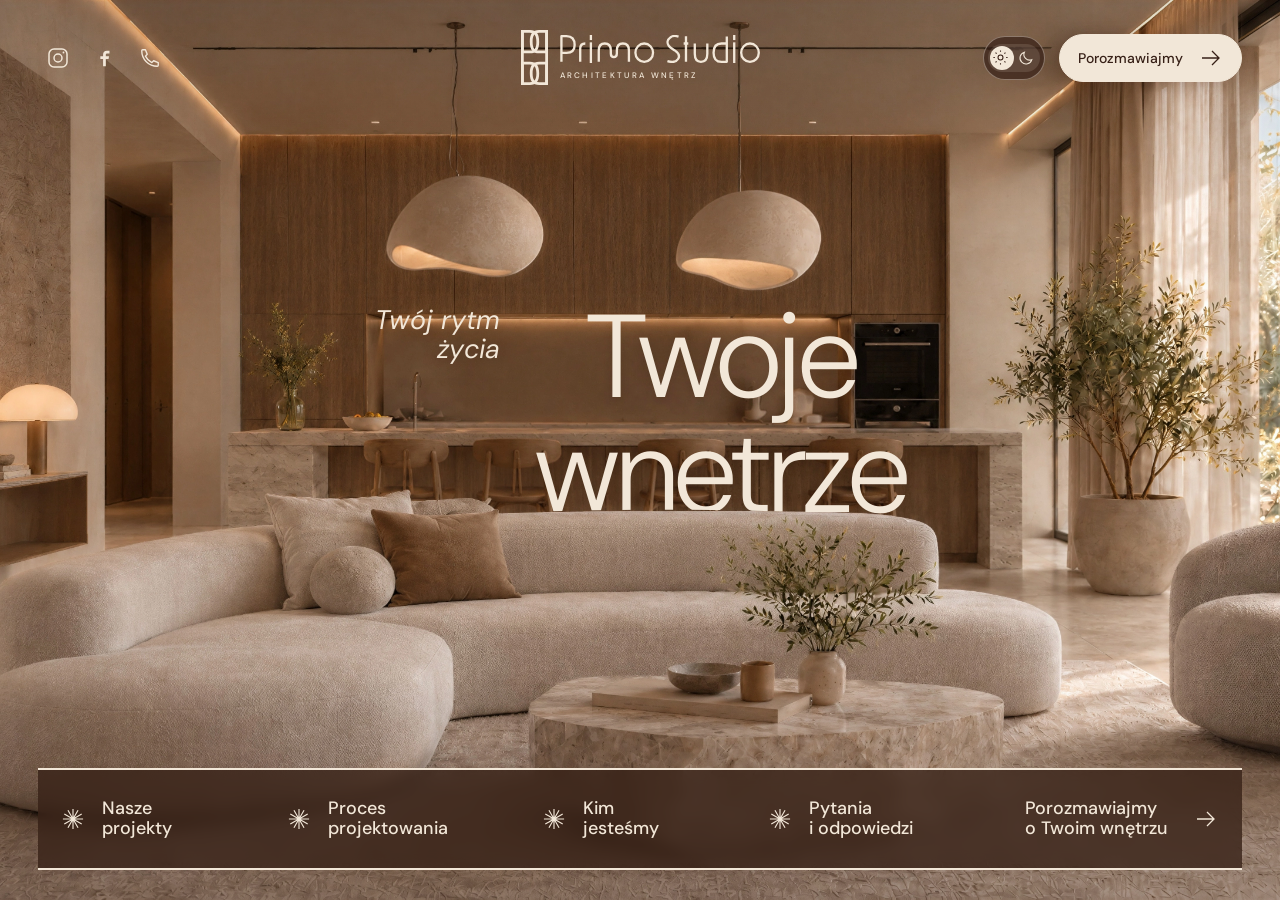
<file: docs/index.html>
<!doctype html>
<html lang="pl">
<head>
  <meta charset="utf-8">
  <meta name="viewport" content="width=device-width, initial-scale=1">
  <meta name="robots" content="noindex, nofollow">
  <title>Primo Studio — Twój rytm życia | Twoje wnętrze</title>
  <meta name="description" content="Primo Studio. Architektura wnętrz dopasowana do Twojego stylu życia.">
  <meta name="theme-color" content="#372017">
  <link rel="icon" href="assets/monogram.svg" type="image/svg+xml">
  <link rel="preload" as="image" href="assets/hero-day-v2.webp" fetchpriority="high">
  <link rel="preload" as="font" href="assets/dm-sans-light.ttf" type="font/ttf" crossorigin>
  <script src="theme.js?v=cover-5"></script>
  <link rel="stylesheet" href="styles.css?v=cover-8">
  <script>
    document.documentElement.classList.add("motion-pending");
    // Keep all content available if the enhancement script cannot load.
    setTimeout(() => document.documentElement.classList.remove("motion-pending"), 6000);
  </script>
  <script src="contact.js?v=cover-7" defer></script>
</head>
<body>
  <a class="skip-link" href="#main">Przejdź do treści</a>
  <main class="cover" id="main">
    <img class="hero-photo hero-day" src="assets/hero-day-v2.webp" alt="" fetchpriority="high" width="4901" height="3065">
    <img class="hero-photo hero-night" src="assets/hero-night-v2.webp" alt="" width="5049" height="3167">
    <header class="cover-header">
      <div class="social-links" aria-label="Kontakt i media społecznościowe">
      <a class="social-link" href="https://www.instagram.com/primo.studiodesign/" target="_blank" rel="noopener noreferrer" aria-label="Primo Studio na Instagramie (nowa karta)" title="Instagram">
        <svg width="24" height="24" viewBox="0 0 24 24" fill="none" stroke="currentColor" stroke-width="1.5" aria-hidden="true"><rect x="3" y="3" width="18" height="18" rx="5"/><circle cx="12" cy="12" r="4"/><circle cx="17.5" cy="6.5" r=".9" fill="currentColor" stroke="none"/></svg>
      </a>
      <a class="social-link" data-facebook aria-disabled="true" aria-label="Facebook — profil w przygotowaniu" title="Facebook — profil w przygotowaniu"><svg width="22" height="22" viewBox="0 0 24 24" fill="currentColor" aria-hidden="true"><path d="M14 21v-8h3l.5-3H14V8.5c0-.9.3-1.5 1.5-1.5H18V4.2c-.5-.1-1.6-.2-2.8-.2C12.5 4 11 5.6 11 8.3V10H8v3h3v8z"/></svg></a>
      <a class="social-link" href="tel:+48884021024" aria-label="Zadzwoń do Primo Studio: +48 884 021 024" title="+48 884 021 024"><svg width="22" height="22" viewBox="0 0 24 24" fill="none" stroke="currentColor" stroke-width="1.5" stroke-linecap="round" stroke-linejoin="round" aria-hidden="true"><path d="M7 3H4a1 1 0 0 0-1 1c0 9.4 7.6 17 17 17a1 1 0 0 0 1-1v-3l-5-2-2 2a15 15 0 0 1-7-7l2-2z"/></svg></a>
      </div>
      <a class="brand" href="./" aria-label="Primo Studio — strona główna">
        <img class="brand-symbol" src="assets/monogram.svg" alt="" width="27" height="55">
        <span class="brand-name"><img src="assets/wordmark.svg" alt="Primo Studio" width="200" height="29"><span class="brand-descriptor">Architektura wnętrz</span></span>
      </a>
      <div class="header-actions">
      <div class="theme-control" aria-label="Wygląd strony" hidden>
      <button class="theme-toggle" type="button" role="switch" aria-label="Widok nocny" aria-checked="false" data-theme-toggle>
        <span class="theme-track" aria-hidden="true"><svg class="theme-sun" viewBox="0 0 24 24" fill="none" stroke="currentColor" stroke-width="1.5"><circle cx="12" cy="12" r="3.5"/><path d="M12 2v2m0 16v2M2 12h2m16 0h2M5 5l1.5 1.5m11 11L19 19M5 19l1.5-1.5m11-11L19 5"/></svg><svg class="theme-moon" viewBox="0 0 24 24" fill="none" stroke="currentColor" stroke-width="1.5"><path d="M19.5 15A8 8 0 0 1 9 4.5 8.5 8.5 0 1 0 19.5 15Z"/></svg></span>
      </button>
    </div>
      <a class="consultation header-cta" href="kontakt.html" data-open-contact aria-haspopup="dialog" aria-controls="contact-dialog"><span>Porozmawiajmy</span><svg class="arrow" viewBox="0 0 24 24" fill="none" stroke="currentColor" stroke-width="1.3" aria-hidden="true"><path d="M3 12h17M13 5l7 7-7 7"/></svg></a>
      </div>
    </header>
    <h1 class="cover-headline" aria-label="Twój rytm życia, Twoje wnętrze"><span class="headline-intro">Twój rytm<br> życia</span> <span class="headline-main">Twoje<br>wnętrze</span></h1>

    <div class="hero-foreground hero-day" aria-hidden="true"></div>
    <div class="hero-foreground hero-night" aria-hidden="true"></div>
    <nav class="cover-nav" aria-label="Poznaj Primo Studio">
      <a href="projekty.html"><svg class="nav-star" viewBox="0 0 24 24" fill="none" stroke="currentColor" stroke-width="1.25" aria-hidden="true"><path d="M12 1v22M1 12h22M6.5 2.5l11 19M2.5 6.5l19 11M2.5 17.5l19-11M6.5 21.5l11-19"/></svg><span>Nasze<br>projekty</span></a>
      <a href="proces.html"><svg class="nav-star" viewBox="0 0 24 24" fill="none" stroke="currentColor" stroke-width="1.25" aria-hidden="true"><path d="M12 1v22M1 12h22M6.5 2.5l11 19M2.5 6.5l19 11M2.5 17.5l19-11M6.5 21.5l11-19"/></svg><span>Proces<br>projektowania</span></a>
      <a href="studio.html"><svg class="nav-star" viewBox="0 0 24 24" fill="none" stroke="currentColor" stroke-width="1.25" aria-hidden="true"><path d="M12 1v22M1 12h22M6.5 2.5l11 19M2.5 6.5l19 11M2.5 17.5l19-11M6.5 21.5l11-19"/></svg><span>Kim<br>jesteśmy</span></a>
      <a href="faq.html"><svg class="nav-star" viewBox="0 0 24 24" fill="none" stroke="currentColor" stroke-width="1.25" aria-hidden="true"><path d="M12 1v22M1 12h22M6.5 2.5l11 19M2.5 6.5l19 11M2.5 17.5l19-11M6.5 21.5l11-19"/></svg><span>Pytania<br>i odpowiedzi</span></a>
      <a class="nav-contact" href="kontakt.html" data-open-contact aria-haspopup="dialog" aria-controls="contact-dialog"><span>Porozmawiajmy<br>o Twoim wnętrzu</span><svg class="arrow" viewBox="0 0 24 24" fill="none" stroke="currentColor" stroke-width="1.3" aria-hidden="true"><path d="M3 12h17M13 5l7 7-7 7"/></svg></a>
    </nav>
  </main>
  <dialog class="contact-dialog" id="contact-dialog" aria-labelledby="contact-title" aria-describedby="contact-description">
    <button class="dialog-close" type="button" aria-label="Zamknij panel kontaktu" autofocus><svg width="22" height="22" viewBox="0 0 24 24" fill="none" stroke="currentColor" stroke-width="1.4" aria-hidden="true"><path d="m5 5 14 14M19 5 5 19"/></svg></button>
    <p class="eyebrow">Zacznijmy od rozmowy</p>
    <h2 id="contact-title">Skontaktuj się z nami.</h2>
    <p class="contact-description" id="contact-description">Opowiedz nam o swoim wnętrzu. Wybierz wygodny sposób kontaktu.</p>
    <div class="contact-options">
      <a href="https://www.instagram.com/primo.studiodesign/" target="_blank" rel="noopener noreferrer"><span>Instagram<small>@primo.studiodesign</small></span><span aria-hidden="true">↗</span></a>
      <a href="tel:+48884021024"><span>Zadzwoń<small>+48 884 021 024</small></span><span aria-hidden="true">↗</span></a>
      <a data-email aria-disabled="true" hidden><span>E-mail<small data-email-label>W przygotowaniu</small></span><span aria-hidden="true">↗</span></a>
    </div>
    <form class="contact-form" id="contact-form" hidden>
      <h3>Albo zostaw wiadomość</h3>
      <div class="form-row">
        <label>Twoje imię<input name="name" autocomplete="given-name" required maxlength="100" placeholder="Jak się do Ciebie zwracać?"></label>
        <label>Twój e-mail<input name="email" type="email" autocomplete="email" required maxlength="254" placeholder="Adres do odpowiedzi"></label>
      </div>
      <label>Wiadomość<textarea name="message" rows="3" required maxlength="4000" placeholder="Jakie wnętrze chcesz zaprojektować?"></textarea></label>
      <button class="form-submit" type="submit" disabled>Przygotuj wiadomość <span aria-hidden="true">→</span></button>
      <p class="form-note" id="form-note" role="status">Kontakt e-mail w przygotowaniu. Zadzwoń lub napisz na Instagramie.</p>
    </form>
  </dialog>
</body>
</html>
</file>
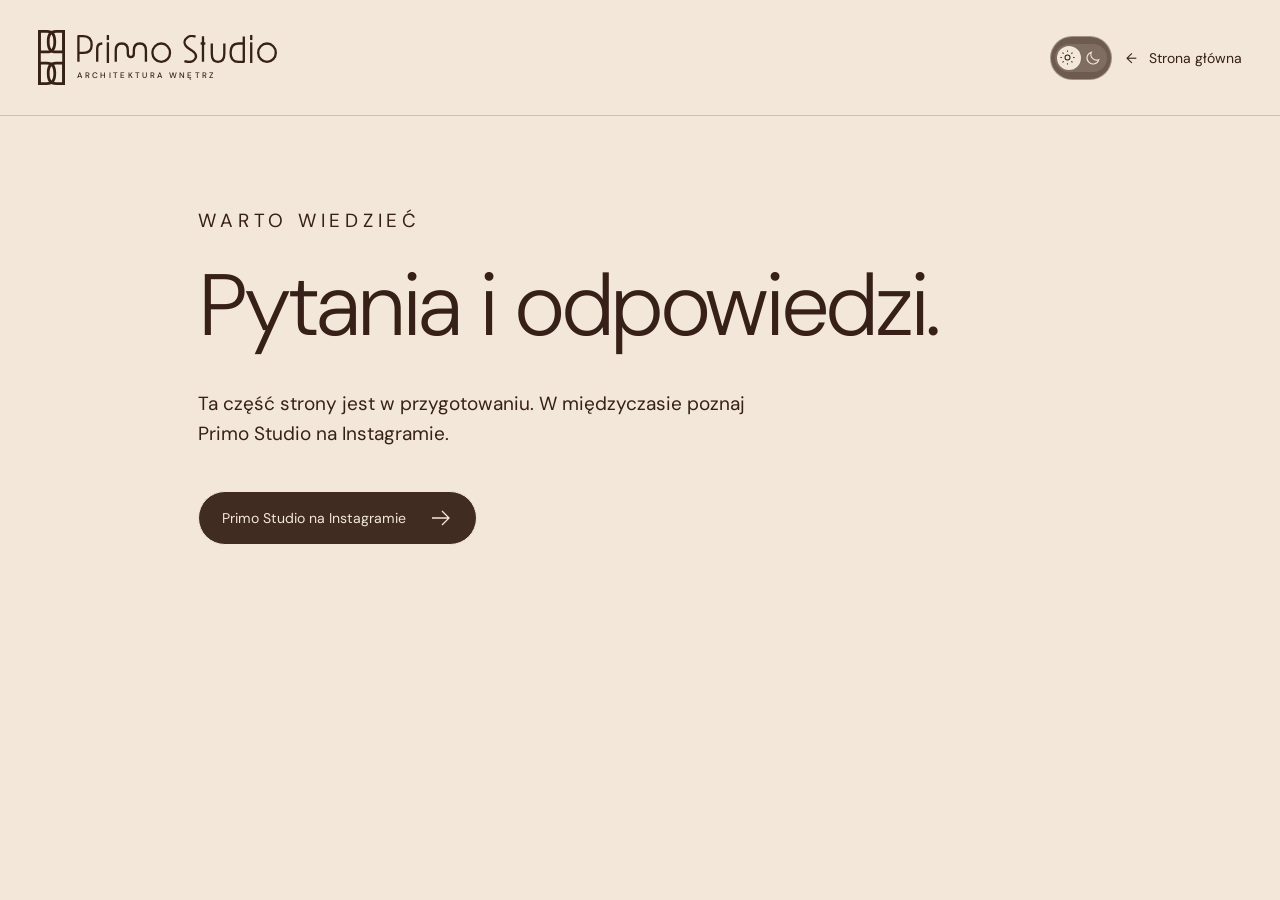
<file: docs/faq.html>
<!doctype html>
<html lang="pl">
<head>
  <meta charset="utf-8">
  <meta name="viewport" content="width=device-width, initial-scale=1">
  <meta name="robots" content="noindex, nofollow">
  <title>Pytania i odpowiedzi — Primo Studio</title>
  <meta name="theme-color" content="#f2e7d8">
  <link rel="icon" href="assets/monogram-cocoa.svg" type="image/svg+xml">
  <script src="theme.js?v=cover-5"></script>
  <link rel="stylesheet" href="styles.css?v=cover-8">
</head>
<body class="interior-page">
  <a class="skip-link" href="#main">Przejdź do treści</a>
  <header class="interior-header"><a class="brand" href="./" aria-label="Primo Studio — strona główna"><img class="brand-symbol" src="assets/monogram-cocoa.svg" data-day-src="assets/monogram-cocoa.svg" data-night-src="assets/monogram.svg" alt="" width="27" height="55"><span class="brand-name"><img src="assets/wordmark-cocoa.svg" data-day-src="assets/wordmark-cocoa.svg" data-night-src="assets/wordmark.svg" alt="Primo Studio" width="200" height="29"><span class="brand-descriptor">Architektura wnętrz</span></span></a><div class="interior-actions"><div class="theme-control" aria-label="Wygląd strony" hidden>
      <button class="theme-toggle" type="button" role="switch" aria-label="Widok nocny" aria-checked="false" data-theme-toggle>
        <span class="theme-track" aria-hidden="true"><svg class="theme-sun" viewBox="0 0 24 24" fill="none" stroke="currentColor" stroke-width="1.5"><circle cx="12" cy="12" r="3.5"/><path d="M12 2v2m0 16v2M2 12h2m16 0h2M5 5l1.5 1.5m11 11L19 19M5 19l1.5-1.5m11-11L19 5"/></svg><svg class="theme-moon" viewBox="0 0 24 24" fill="none" stroke="currentColor" stroke-width="1.5"><path d="M19.5 15A8 8 0 0 1 9 4.5 8.5 8.5 0 1 0 19.5 15Z"/></svg></span>
      </button>
    </div><a class="back-link" href="./"><span aria-hidden="true">←</span> Strona główna</a></div></header>

  <main class="page-content" id="main">
    <p class="eyebrow">Warto wiedzieć</p>
    <h1>Pytania i odpowiedzi.</h1>
    <p>Ta część strony jest w przygotowaniu. W międzyczasie poznaj Primo Studio na Instagramie.</p>
    <a class="consultation" href="https://www.instagram.com/primo.studiodesign/" target="_blank" rel="noopener noreferrer"><span>Primo Studio na Instagramie</span><svg class="arrow" viewBox="0 0 24 24" fill="none" stroke="currentColor" stroke-width="1.3" aria-hidden="true"><path d="M3 12h17M13 5l7 7-7 7"/></svg></a>
  </main>
</body>
</html>
</file>
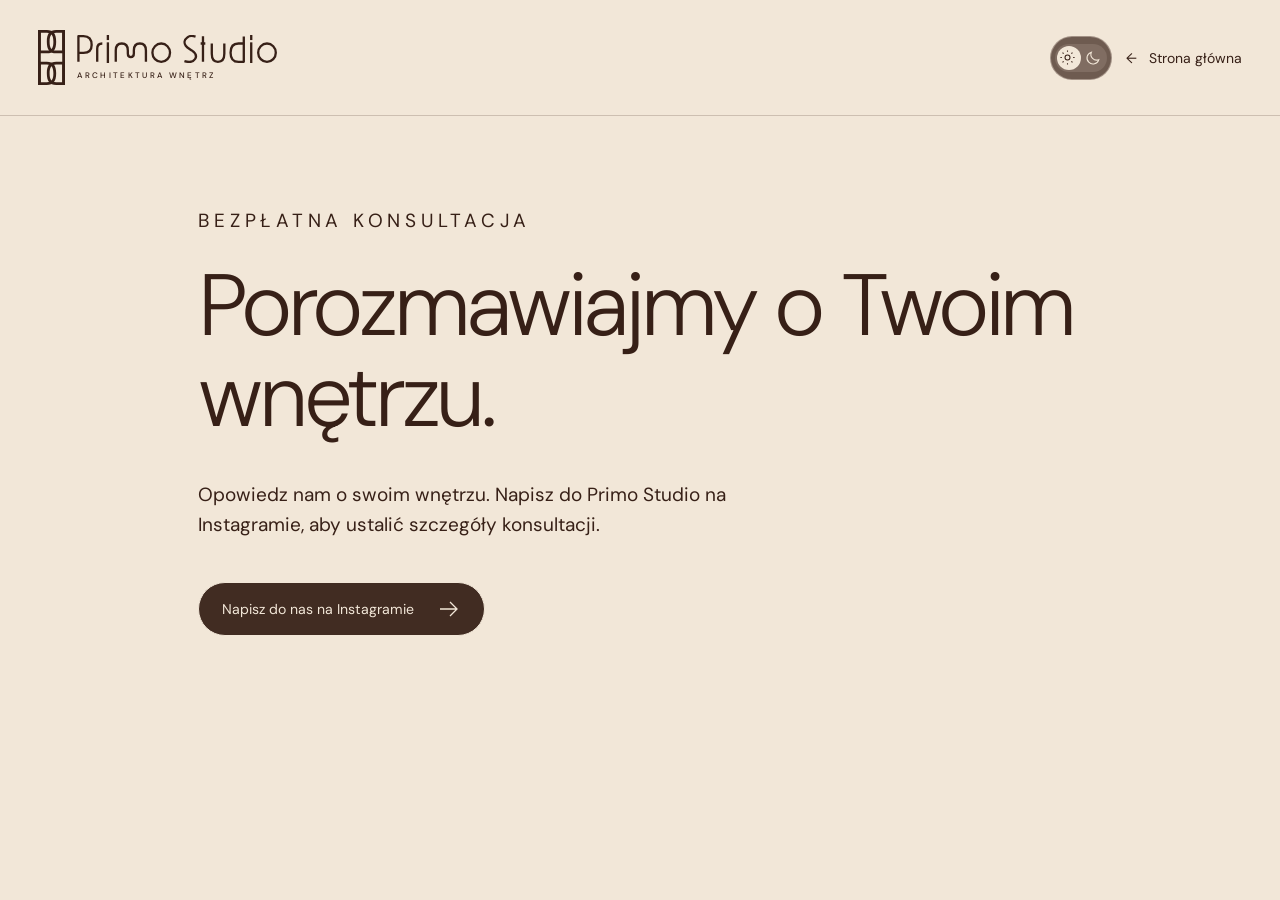
<file: docs/kontakt.html>
<!doctype html>
<html lang="pl">
<head>
  <meta charset="utf-8">
  <meta name="viewport" content="width=device-width, initial-scale=1">
  <meta name="robots" content="noindex, nofollow">
  <title>Porozmawiajmy o Twoim wnętrzu — Primo Studio</title>
  <meta name="theme-color" content="#f2e7d8">
  <link rel="icon" href="assets/monogram-cocoa.svg" type="image/svg+xml">
  <script src="theme.js?v=cover-5"></script>
  <link rel="stylesheet" href="styles.css?v=cover-8">
</head>
<body class="interior-page">
  <a class="skip-link" href="#main">Przejdź do treści</a>
  <header class="interior-header"><a class="brand" href="./" aria-label="Primo Studio — strona główna"><img class="brand-symbol" src="assets/monogram-cocoa.svg" data-day-src="assets/monogram-cocoa.svg" data-night-src="assets/monogram.svg" alt="" width="27" height="55"><span class="brand-name"><img src="assets/wordmark-cocoa.svg" data-day-src="assets/wordmark-cocoa.svg" data-night-src="assets/wordmark.svg" alt="Primo Studio" width="200" height="29"><span class="brand-descriptor">Architektura wnętrz</span></span></a><div class="interior-actions"><div class="theme-control" aria-label="Wygląd strony" hidden>
      <button class="theme-toggle" type="button" role="switch" aria-label="Widok nocny" aria-checked="false" data-theme-toggle>
        <span class="theme-track" aria-hidden="true"><svg class="theme-sun" viewBox="0 0 24 24" fill="none" stroke="currentColor" stroke-width="1.5"><circle cx="12" cy="12" r="3.5"/><path d="M12 2v2m0 16v2M2 12h2m16 0h2M5 5l1.5 1.5m11 11L19 19M5 19l1.5-1.5m11-11L19 5"/></svg><svg class="theme-moon" viewBox="0 0 24 24" fill="none" stroke="currentColor" stroke-width="1.5"><path d="M19.5 15A8 8 0 0 1 9 4.5 8.5 8.5 0 1 0 19.5 15Z"/></svg></span>
      </button>
    </div><a class="back-link" href="./"><span aria-hidden="true">←</span> Strona główna</a></div></header>

  <main class="page-content" id="main">
    <p class="eyebrow">Bezpłatna konsultacja</p>
    <h1>Porozmawiajmy o Twoim wnętrzu.</h1>
    <p>Opowiedz nam o swoim wnętrzu. Napisz do Primo Studio na Instagramie, aby ustalić szczegóły konsultacji.</p>
    <a class="consultation" href="https://www.instagram.com/primo.studiodesign/" target="_blank" rel="noopener noreferrer"><span>Napisz do nas na Instagramie</span><svg class="arrow" viewBox="0 0 24 24" fill="none" stroke="currentColor" stroke-width="1.3" aria-hidden="true"><path d="M3 12h17M13 5l7 7-7 7"/></svg></a>
  </main>
</body>
</html>
</file>
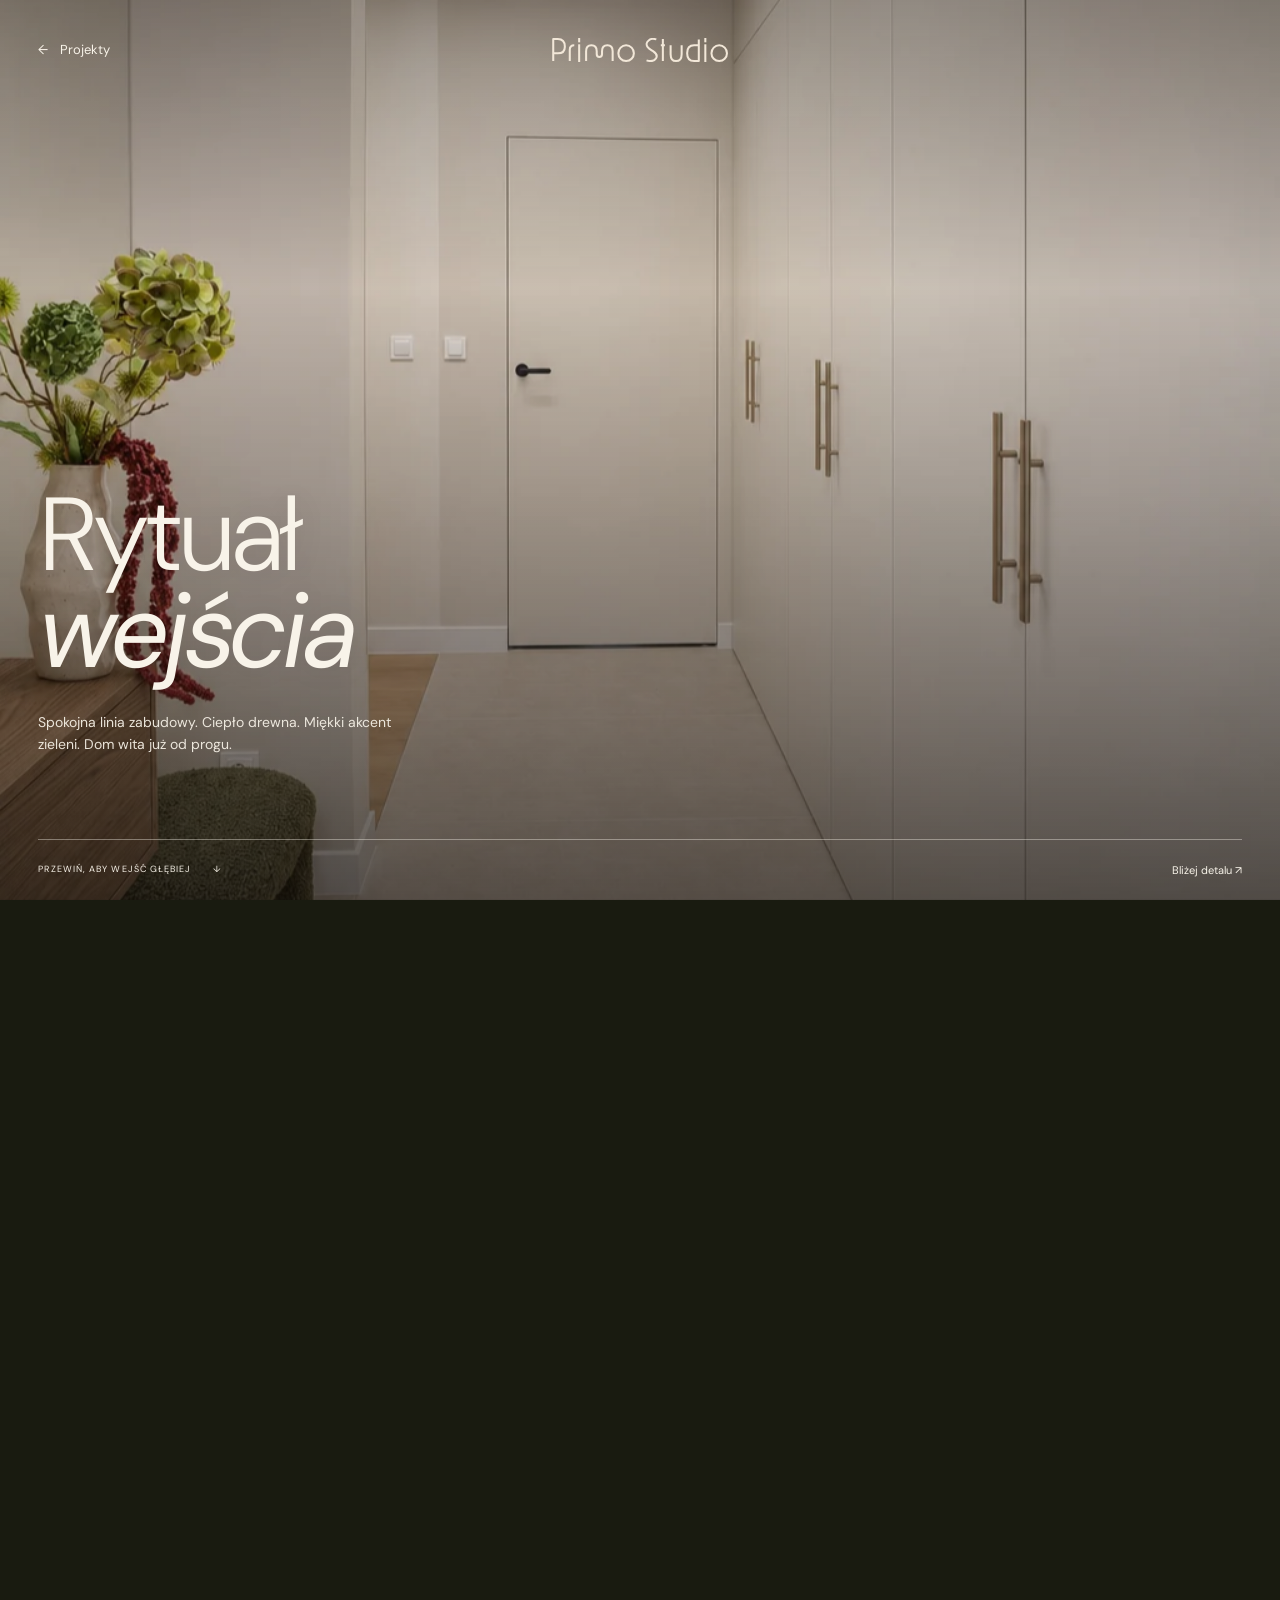
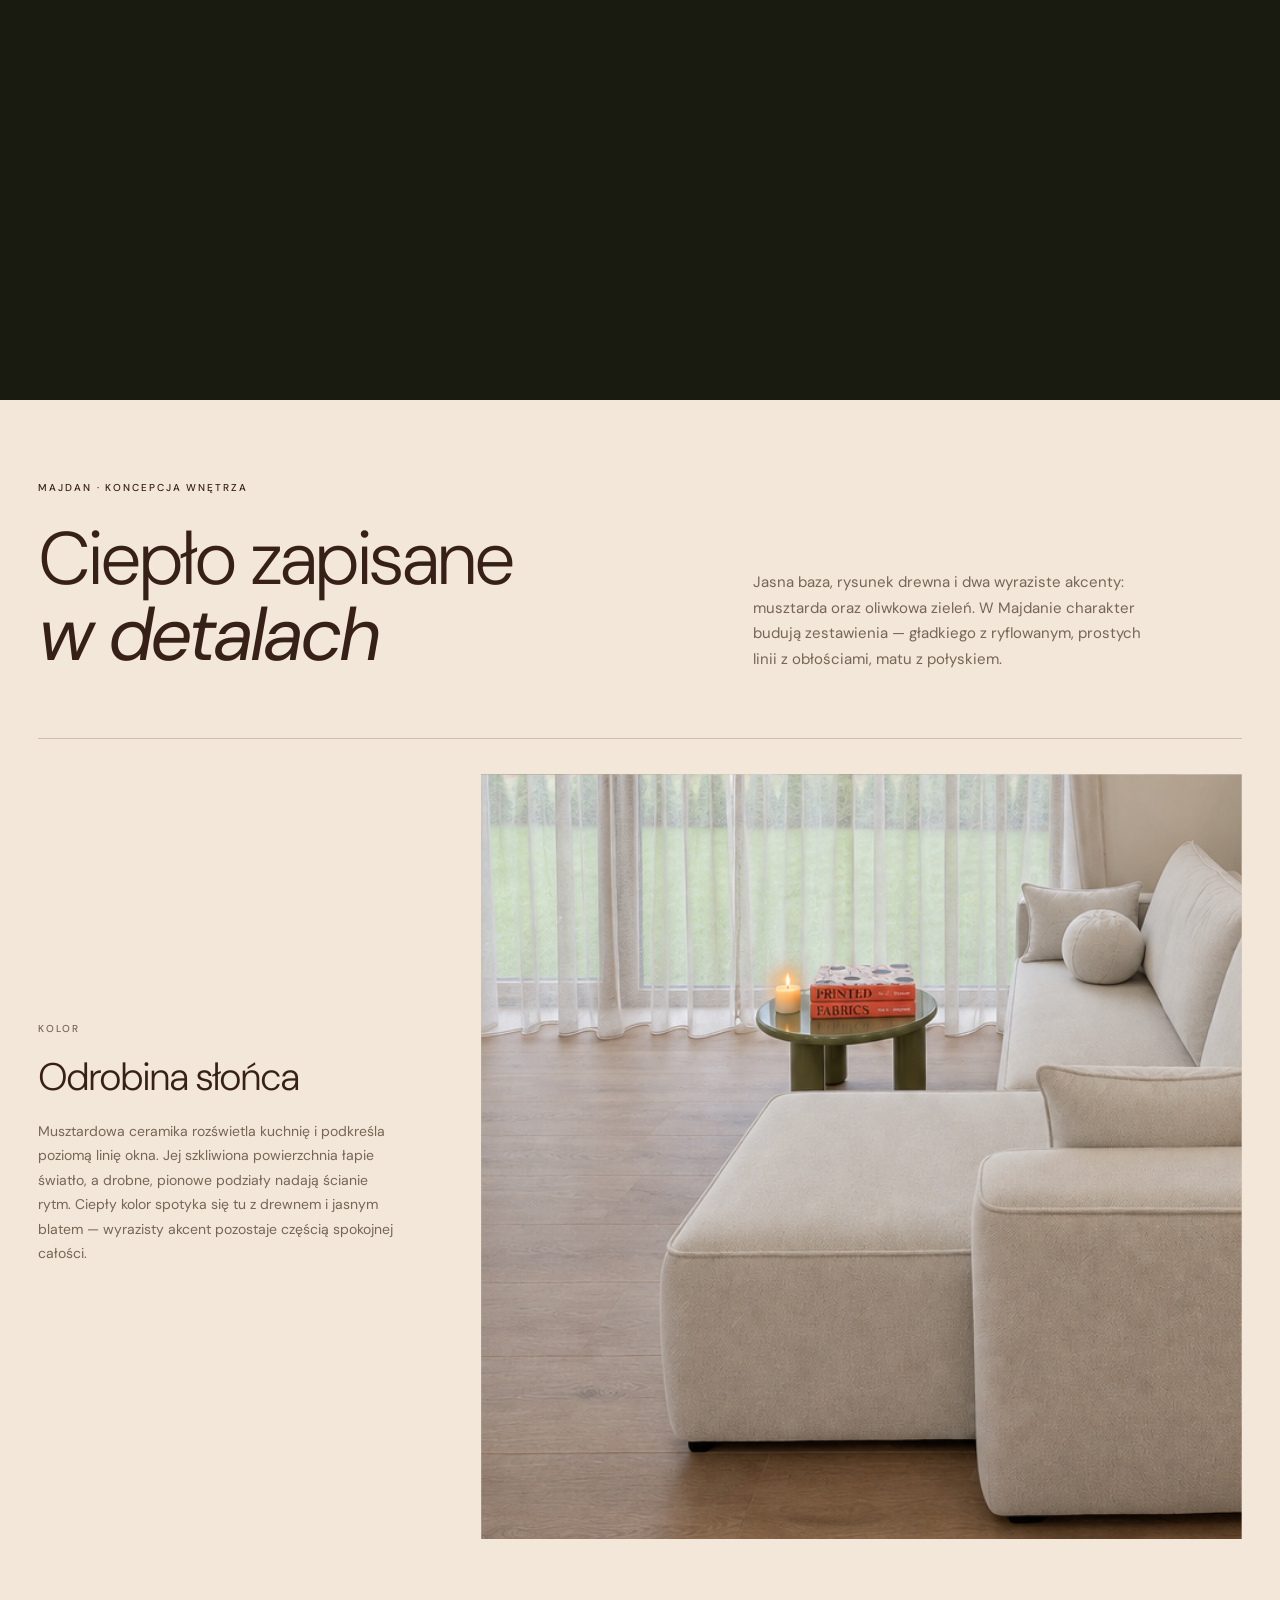
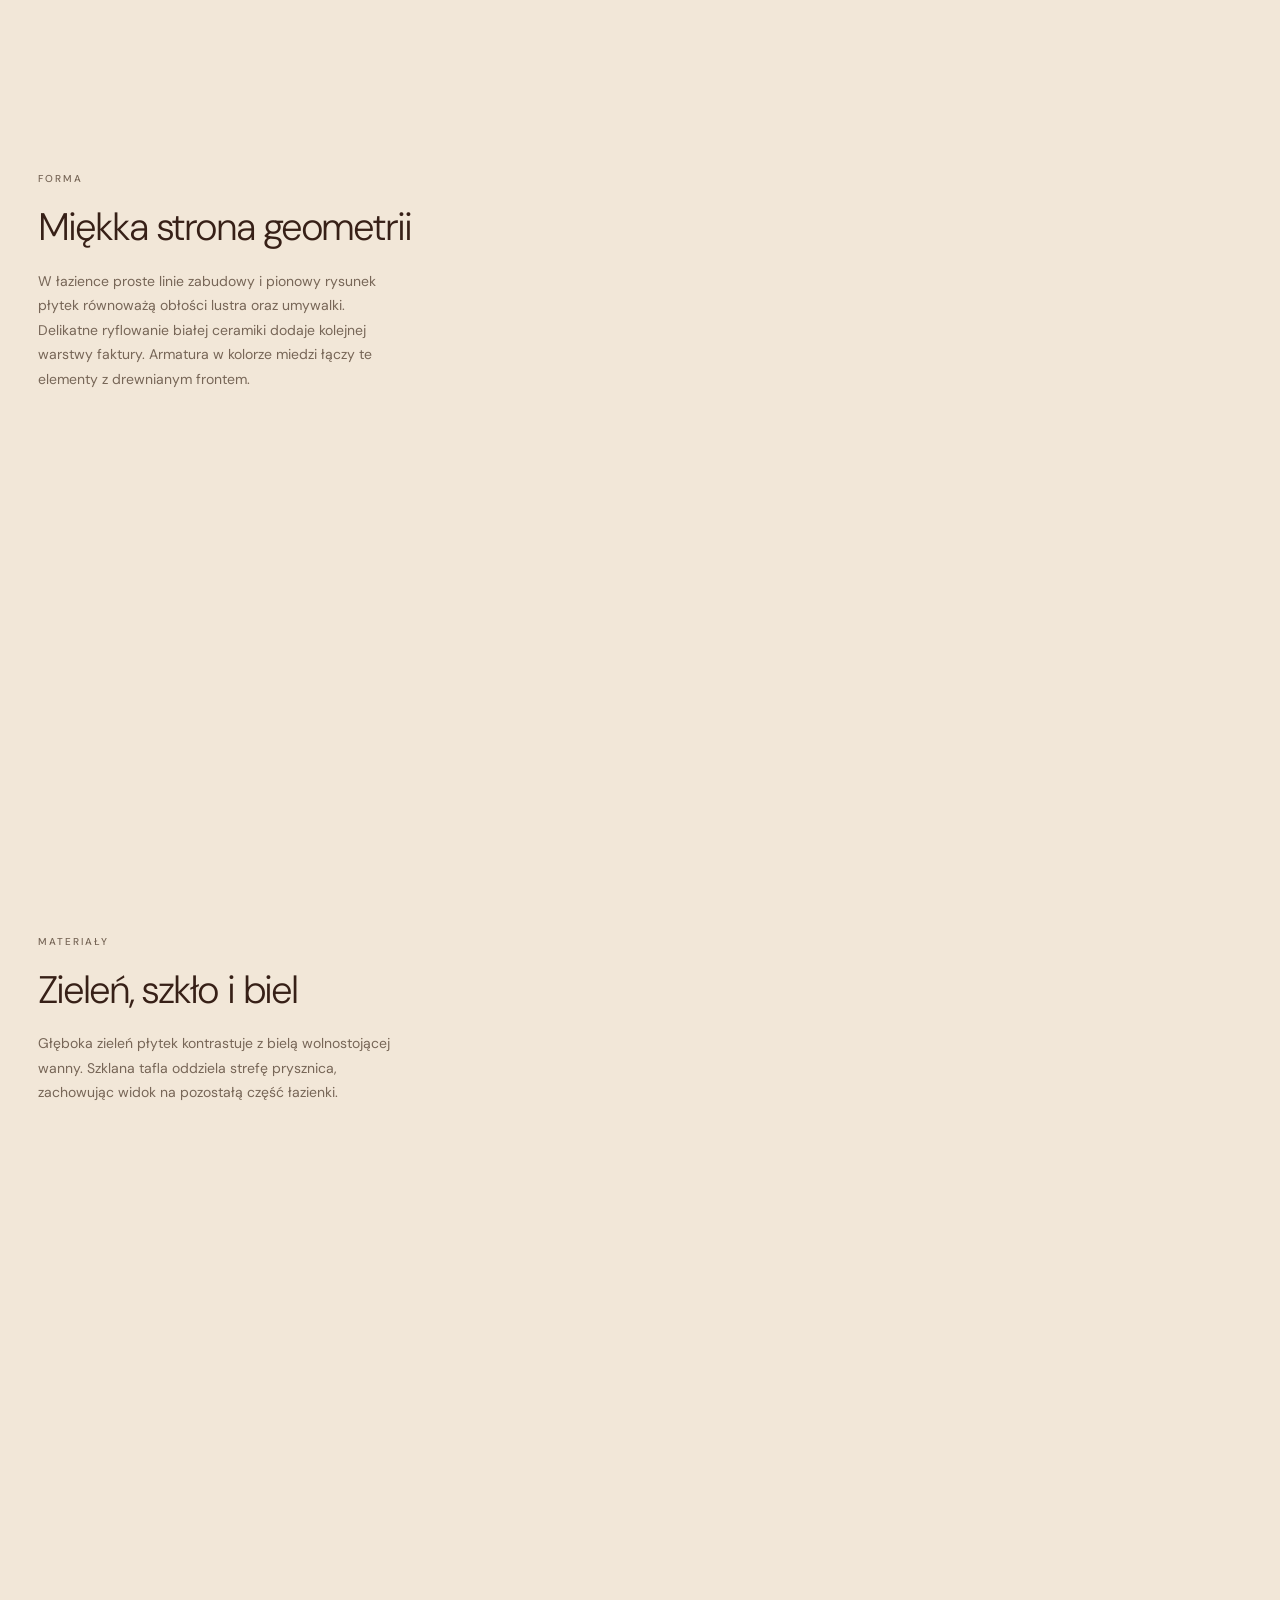
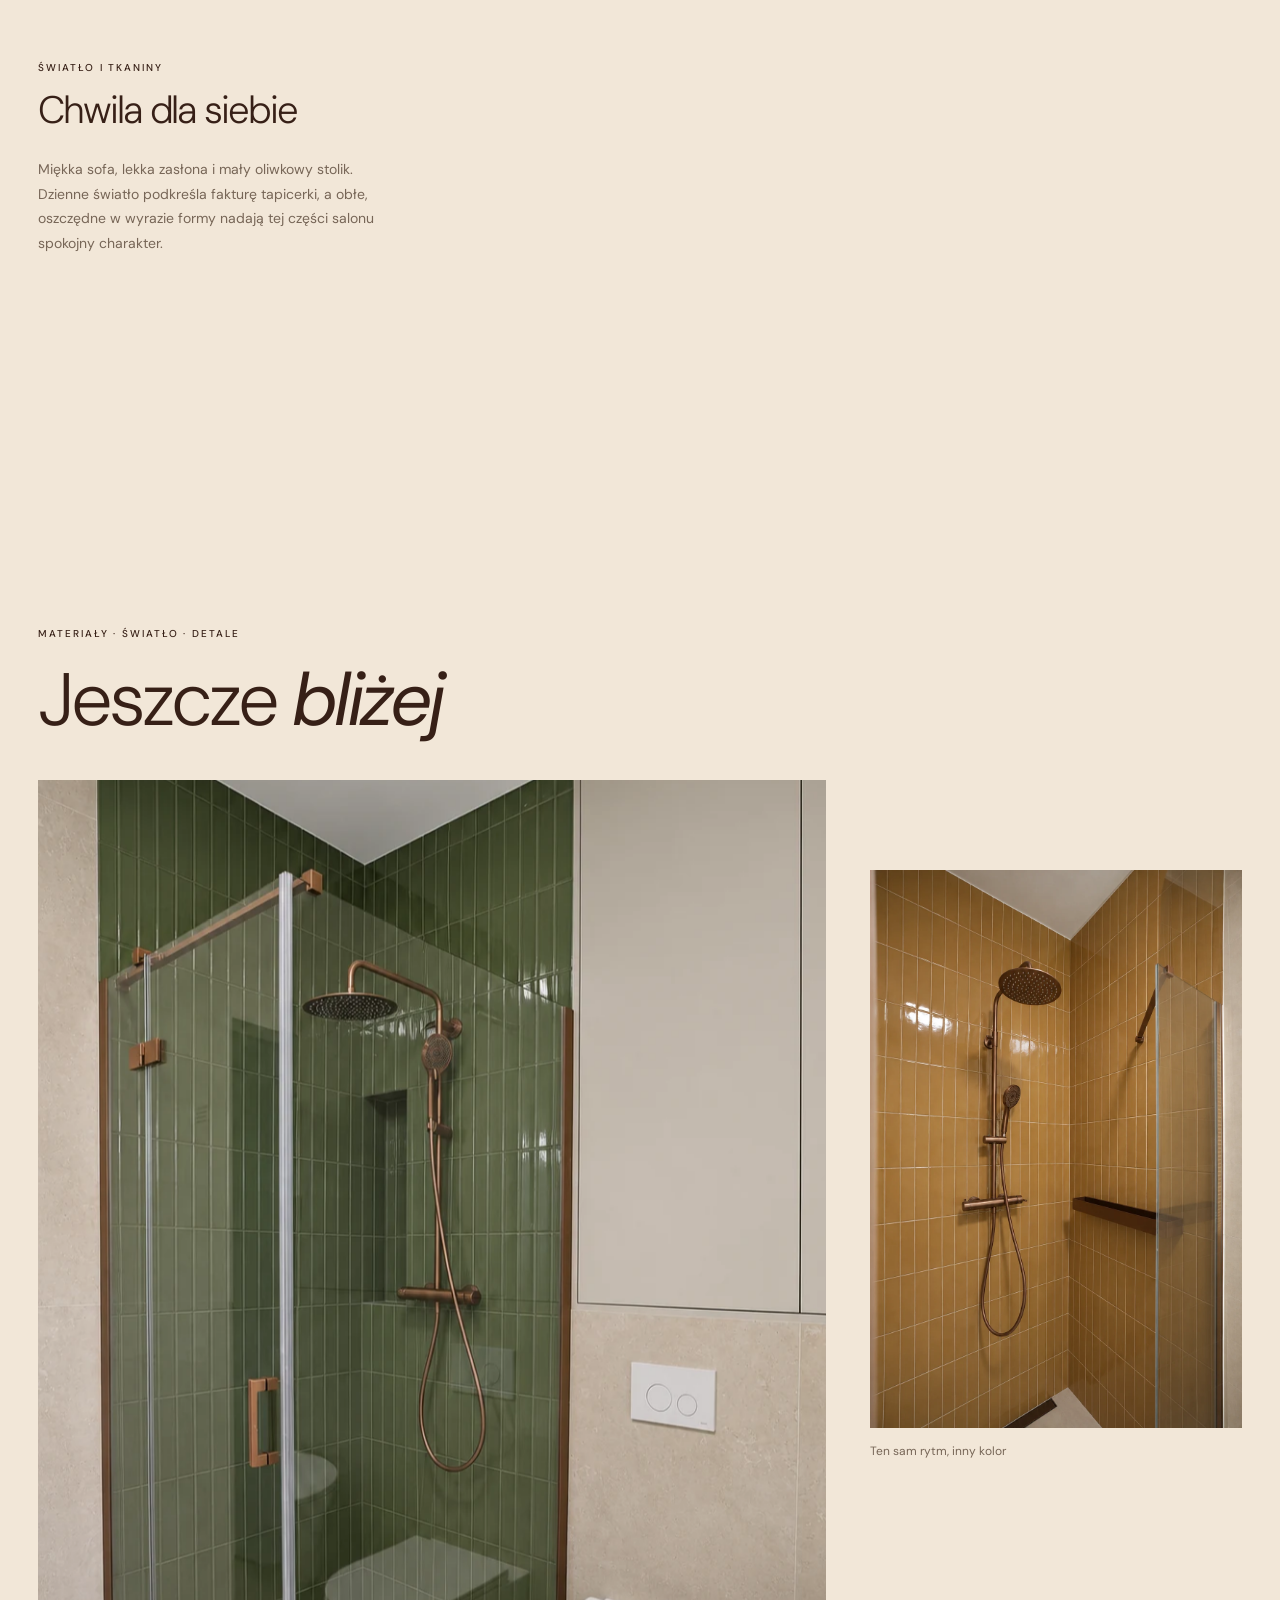
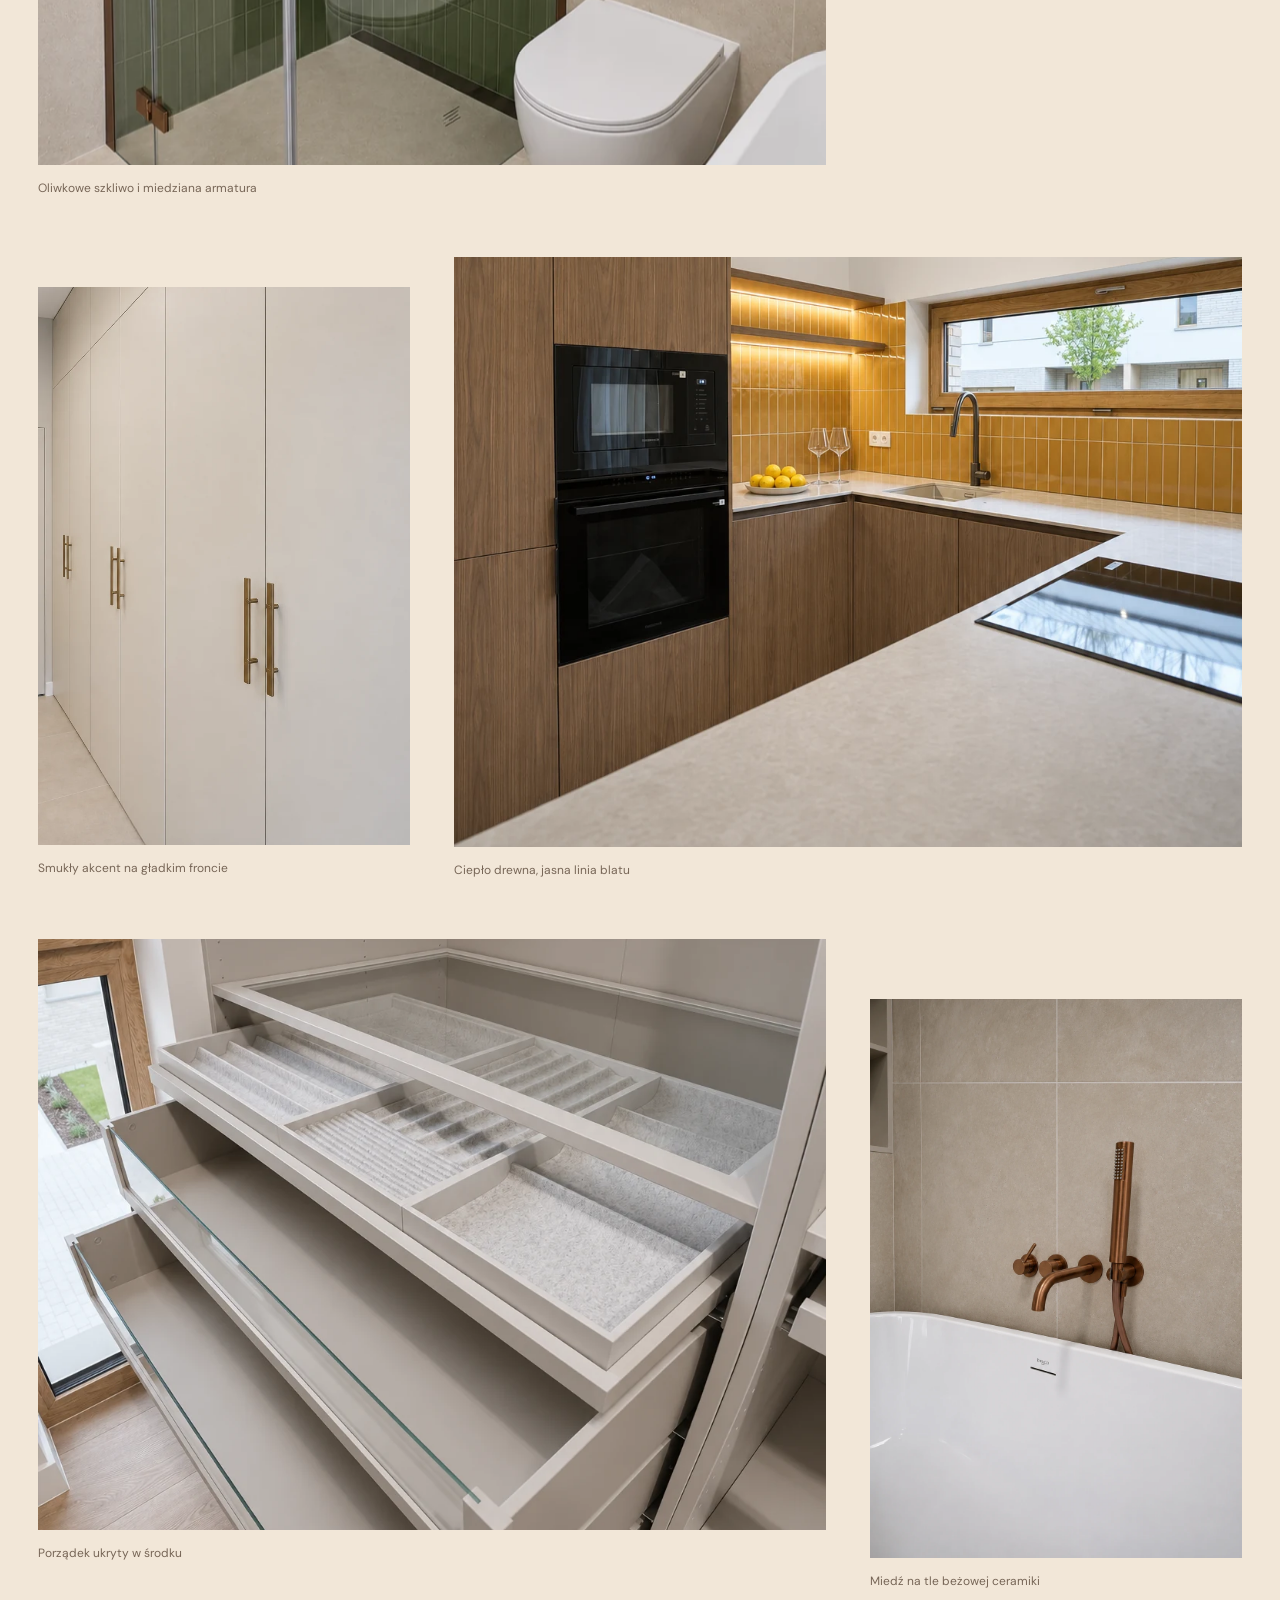
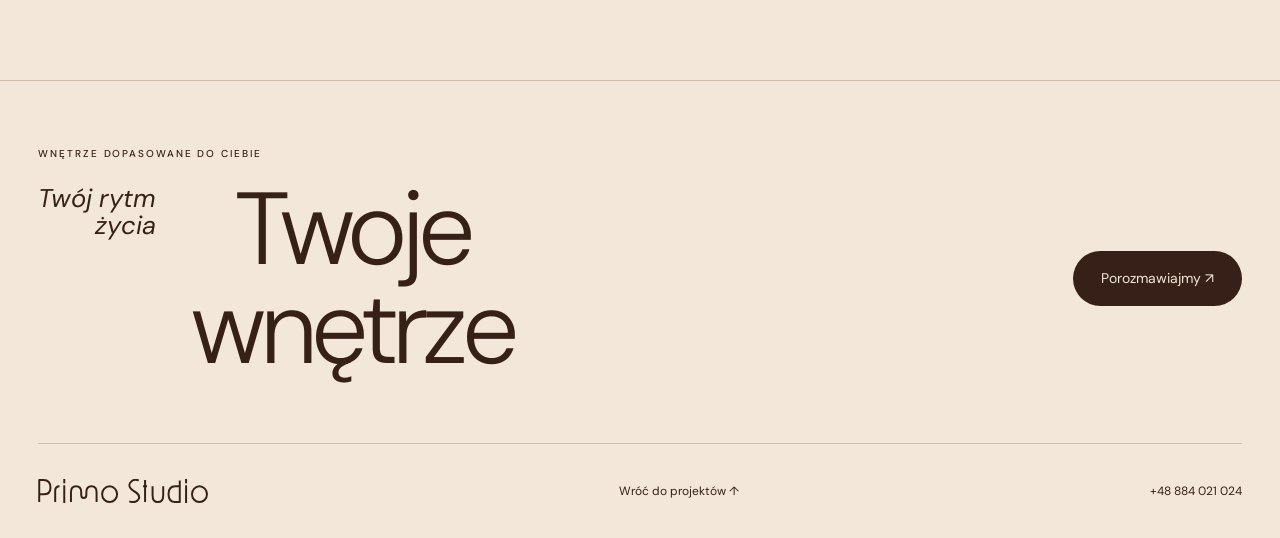
<file: docs/majdan.html>
<!doctype html>
<html lang="pl"><head><meta charset="utf-8"><meta name="viewport" content="width=device-width,initial-scale=1"><meta name="robots" content="noindex,nofollow"><title>Majdan — historia wnętrza | Primo Studio</title><meta name="description" content="Majdan w czterech odsłonach. Odkryj koncepcję wnętrza: ciepłe drewno, oliwkową zieleń, musztardową ceramikę i miękkie formy."><link rel="icon" href="assets/monogram-cocoa.svg" type="image/svg+xml"><script src="theme.js?v=cover-5"></script><link rel="stylesheet" href="styles.css?v=cover-8"><link rel="stylesheet" href="majdan.css?v=majdan-12"><script src="contact.js?v=portfolio-2" defer></script><script src="majdan.js?v=majdan-7" defer></script></head><body class="interior-page">
  <main id="project-story" class="project-story">
    <section id="chapters" class="chapters" aria-label="Cztery odsłony projektu Majdan">
      <div class="chapter-stage">
        <div class="chapter-photos" aria-hidden="true">
          <img class="chapter-photo" data-photo="0" src="assets/majdan-threshold.webp" alt="" style="--position:50% 65%">
          <img class="chapter-photo" data-photo="1" src="assets/majdan-daily-life.webp" alt="" style="--position:50% 65%">
          <img class="chapter-photo" data-photo="2" src="assets/majdan-material.webp" alt="" style="--position:50% 53%">
          <img class="chapter-photo" data-photo="3" src="assets/majdan-quiet.webp" alt="" style="--position:50% 56%">
        </div>
        <div class="stage-shade" aria-hidden="true"></div>
        <header class="stage-header"><a id="close-project" class="stage-back" href="projekty.html">← <span>Projekty</span></a><a class="stage-brand" href="./" target="_top" aria-label="Primo Studio — strona główna"><img src="assets/wordmark.svg" alt="Primo Studio"></a></header>
        <div class="chapter-captions">
          <article class="chapter-caption" data-caption="0" aria-label="Rozdział 1: Rytuał wejścia"><h1><span class="sr-only">Majdan — </span><span>Rytuał</span><span class="italic">wejścia</span></h1><p class="chapter-description">Spokojna linia zabudowy. Ciepło drewna. Miękki akcent zieleni. Dom wita już od progu.</p>
          </article>
          <article class="chapter-caption" data-caption="1" aria-label="Rozdział 2: Choreografia codzienności" aria-hidden="true"><h2><span>Choreografia</span><span class="italic">codzienności</span></h2><p class="chapter-description">Gotowanie, rozmowy, chwila na kanapie. Drewno i światło łączą kuchnię, jadalnię i salon w jedną opowieść.</p>
          </article>
          <article class="chapter-caption" data-caption="2" aria-label="Rozdział 3: Zmysł materii" aria-hidden="true"><h2><span>Zmysł</span><span class="italic">materii</span></h2><p class="chapter-description">Oliwkowa ceramika, falująca linia lustra, ryflowana biel. Charakter rodzi się tam, gdzie spotykają się faktury.</p>
          </article>
          <article class="chapter-caption" data-caption="3" aria-label="Rozdział 4: Prywatna cisza" aria-hidden="true"><h2><span>Prywatna</span><span class="italic">cisza</span></h2><p class="chapter-description">Nasycona zieleń otula sypialnię. Jasne tkaniny i malarski motyw tapety budują jej osobny, spokojniejszy rytm.</p>
          </article>
        </div>
        <div class="stage-bottom"><p id="scroll-hint">PRZEWIŃ, ABY WEJŚĆ GŁĘBIEJ <span aria-hidden="true">↓</span></p><a href="#details">Bliżej detalu ↗</a></div>
      </div>
    </section>

    <section id="details" class="making" aria-labelledby="details-title">
      <div class="making-intro"><p class="eyebrow">MAJDAN · KONCEPCJA WNĘTRZA</p><div><h2 id="details-title">Ciepło zapisane<br><em>w detalach</em></h2><p>Jasna baza, rysunek drewna i dwa wyraziste akcenty: musztarda oraz oliwkowa zieleń. W Majdanie charakter budują zestawienia — gładkiego z ryflowanym, prostych linii z obłościami, matu z połyskiem.</p></div></div>
      <div class="process-layout">
        <figure class="process-image"><div class="process-image-frame"><img src="assets/majdan-detail-colour.webp" alt="Musztardowe płytki, drewniana półka i jasny blat przy kuchennym oknie"></div></figure>
        <div class="process-flow" aria-label="Kolor, forma, faktura i nastrój wnętrza">
          <article class="process-step" data-concept-part="0" data-concept-image="assets/majdan-detail-colour.webp" data-concept-alt="Musztardowe płytki, drewniana półka i jasny blat przy kuchennym oknie"><p class="eyebrow">KOLOR</p><h3>Odrobina słońca</h3><p>Musztardowa ceramika rozświetla kuchnię i podkreśla poziomą linię okna. Jej szkliwiona powierzchnia łapie światło, a drobne, pionowe podziały nadają ścianie rytm. Ciepły kolor spotyka się tu z drewnem i jasnym blatem — wyrazisty akcent pozostaje częścią spokojnej całości.</p></article>
          <article class="process-step" data-concept-part="1" data-concept-image="assets/majdan-detail-curves.webp" data-concept-alt="Zbliżenie na obłe lustro, ryflowaną umywalkę i armaturę w ciepłym odcieniu"><p class="eyebrow">FORMA</p><h3>Miękka strona geometrii</h3><p>W łazience proste linie zabudowy i pionowy rysunek płytek równoważą obłości lustra oraz umywalki. Delikatne ryflowanie białej ceramiki dodaje kolejnej warstwy faktury. Armatura w kolorze miedzi łączy te elementy z drewnianym frontem.</p></article>
          <article class="process-step" data-concept-part="2" data-concept-image="assets/majdan-detail-bathroom-v2.webp" data-concept-alt="Zielona ceramika, szklana tafla prysznica i biała wanna w jasnej łazience"><p class="eyebrow">MATERIAŁY</p><h3>Zieleń, szkło i biel</h3><p>Głęboka zieleń płytek kontrastuje z bielą wolnostojącej wanny. Szklana tafla oddziela strefę prysznica, zachowując widok na pozostałą część łazienki.</p></article>
          <article class="process-step" data-concept-part="3" data-concept-image="assets/majdan-detail-sofa-crop.svg" data-concept-alt="Zbliżenie jasnej sofy, oliwkowego stolika i lekkiej zasłony"><p class="eyebrow">ŚWIATŁO I TKANINY</p><h3>Chwila dla siebie</h3><p>Miękka sofa, lekka zasłona i mały oliwkowy stolik. Dzienne światło podkreśla fakturę tapicerki, a obłe, oszczędne w wyrazie formy nadają tej części salonu spokojny charakter.</p></article>
        </div>
      </div>
    </section>
    <section class="detail-gallery" aria-labelledby="gallery-title">
      <header class="detail-gallery-header"><p class="eyebrow">MATERIAŁY · ŚWIATŁO · DETALE</p><h2 id="gallery-title">Jeszcze <em>bliżej</em></h2></header>
      <div class="detail-gallery-grid">
        <figure class="detail-shot detail-shot--green-glaze"><div class="detail-shot-frame"><img src="assets/majdan-closeup-green-glaze.webp" alt="Zielone, szkliwione płytki i armatura prysznicowa za szklaną taflą" loading="lazy" decoding="async" width="1024" height="1536" style="object-position:38% 43%"></div><figcaption>Oliwkowe szkliwo i miedziana armatura</figcaption></figure>
        <figure class="detail-shot detail-shot--warm-glaze"><div class="detail-shot-frame"><img src="assets/majdan-closeup-warm-glaze.webp" alt="Musztardowa ceramika z pionowymi podziałami i detal prysznica" loading="lazy" decoding="async" width="1024" height="1536" style="object-position:50% 50%"></div><figcaption>Ten sam rytm, inny kolor</figcaption></figure>
        <figure class="detail-shot detail-shot--handles"><div class="detail-shot-frame"><img src="assets/majdan-closeup-handles.webp" alt="Podłużne uchwyty w ciepłym odcieniu na jasnej zabudowie holu" loading="lazy" decoding="async" width="1024" height="1536" style="object-position:75% 65%"></div><figcaption>Smukły akcent na gładkim froncie</figcaption></figure>
        <figure class="detail-shot detail-shot--wood"><div class="detail-shot-frame"><img src="assets/majdan-closeup-wood.webp" alt="Drewniane fronty kuchni, jasny blat i podświetlona musztardowa ceramika" loading="lazy" decoding="async" width="1024" height="1536" style="object-position:48% 72%"></div><figcaption>Ciepło drewna, jasna linia blatu</figcaption></figure>
        <figure class="detail-shot detail-shot--storage"><div class="detail-shot-frame"><img src="assets/majdan-closeup-storage.webp" alt="Wysuwane szuflady garderoby z przegródkami wyłożonymi miękką tkaniną" loading="lazy" decoding="async" width="1024" height="1536" style="object-position:50% 57%"></div><figcaption>Porządek ukryty w środku</figcaption></figure>
        <figure class="detail-shot detail-shot--bath"><div class="detail-shot-frame"><img src="assets/majdan-closeup-bath.webp" alt="Detal białej wanny i armatury w kolorze miedzi na tle beżowej ceramiki" loading="lazy" decoding="async" width="1024" height="1536" style="object-position:50% 50%"></div><figcaption>Miedź na tle beżowej ceramiki</figcaption></figure>
      </div>
    </section>
    <section class="closing"><p class="eyebrow">WNĘTRZE DOPASOWANE DO CIEBIE</p><h2 class="closing-headline" aria-label="Twój rytm życia, Twoje wnętrze"><span class="closing-intro">Twój rytm<br> życia</span> <span class="closing-main">Twoje<br>wnętrze</span></h2><a class="talk" href="kontakt.html" data-open-contact aria-haspopup="dialog" aria-controls="contact-dialog">Porozmawiajmy ↗</a></section>
    <footer class="story-footer"><img src="assets/wordmark-cocoa.svg" data-day-src="assets/wordmark-cocoa.svg" data-night-src="assets/wordmark.svg" alt="Primo Studio"><a id="footer-back" href="projekty.html">Wróć do projektów ↑</a><a href="tel:+48884021024">+48 884 021 024</a></footer>
  </main>
  <dialog class="contact-dialog" id="contact-dialog" aria-labelledby="contact-title" aria-describedby="contact-description">
    <button class="dialog-close" type="button" aria-label="Zamknij panel kontaktu" autofocus><svg width="22" height="22" viewBox="0 0 24 24" fill="none" stroke="currentColor" stroke-width="1.4" aria-hidden="true"><path d="m5 5 14 14M19 5 5 19"/></svg></button>
    <p class="eyebrow">Zacznijmy od rozmowy</p>
    <h2 id="contact-title">Skontaktuj się z nami</h2>
    <p class="contact-description" id="contact-description">Opowiedz nam o swoim wnętrzu. Wybierz wygodny sposób kontaktu.</p>
    <div class="contact-options">
      <a href="https://www.instagram.com/primo.studiodesign/" target="_blank" rel="noopener noreferrer"><span>Instagram<small>@primo.studiodesign</small></span><span aria-hidden="true">↗</span></a>
      <a href="tel:+48884021024"><span>Zadzwoń<small>+48 884 021 024</small></span><span aria-hidden="true">↗</span></a>
      <a data-email aria-disabled="true" hidden><span>E-mail<small data-email-label>W przygotowaniu</small></span><span aria-hidden="true">↗</span></a>
    </div>
    <form class="contact-form" id="contact-form" hidden>
      <h3>Albo zostaw wiadomość</h3>
      <div class="form-row">
        <label>Twoje imię<input name="name" autocomplete="given-name" required maxlength="100" placeholder="Jak się do Ciebie zwracać?"></label>
        <label>Twój e-mail<input name="email" type="email" autocomplete="email" required maxlength="254" placeholder="Adres do odpowiedzi"></label>
      </div>
      <label>Wiadomość<textarea name="message" rows="3" required maxlength="4000" placeholder="Jakie wnętrze chcesz zaprojektować?"></textarea></label>
      <button class="form-submit" type="submit" disabled>Przygotuj wiadomość <span aria-hidden="true">→</span></button>
      <p class="form-note" id="form-note" role="status">Kontakt e-mail w przygotowaniu. Zadzwoń lub napisz na Instagramie.</p>
    </form>
  </dialog>
</body></html>
</file>
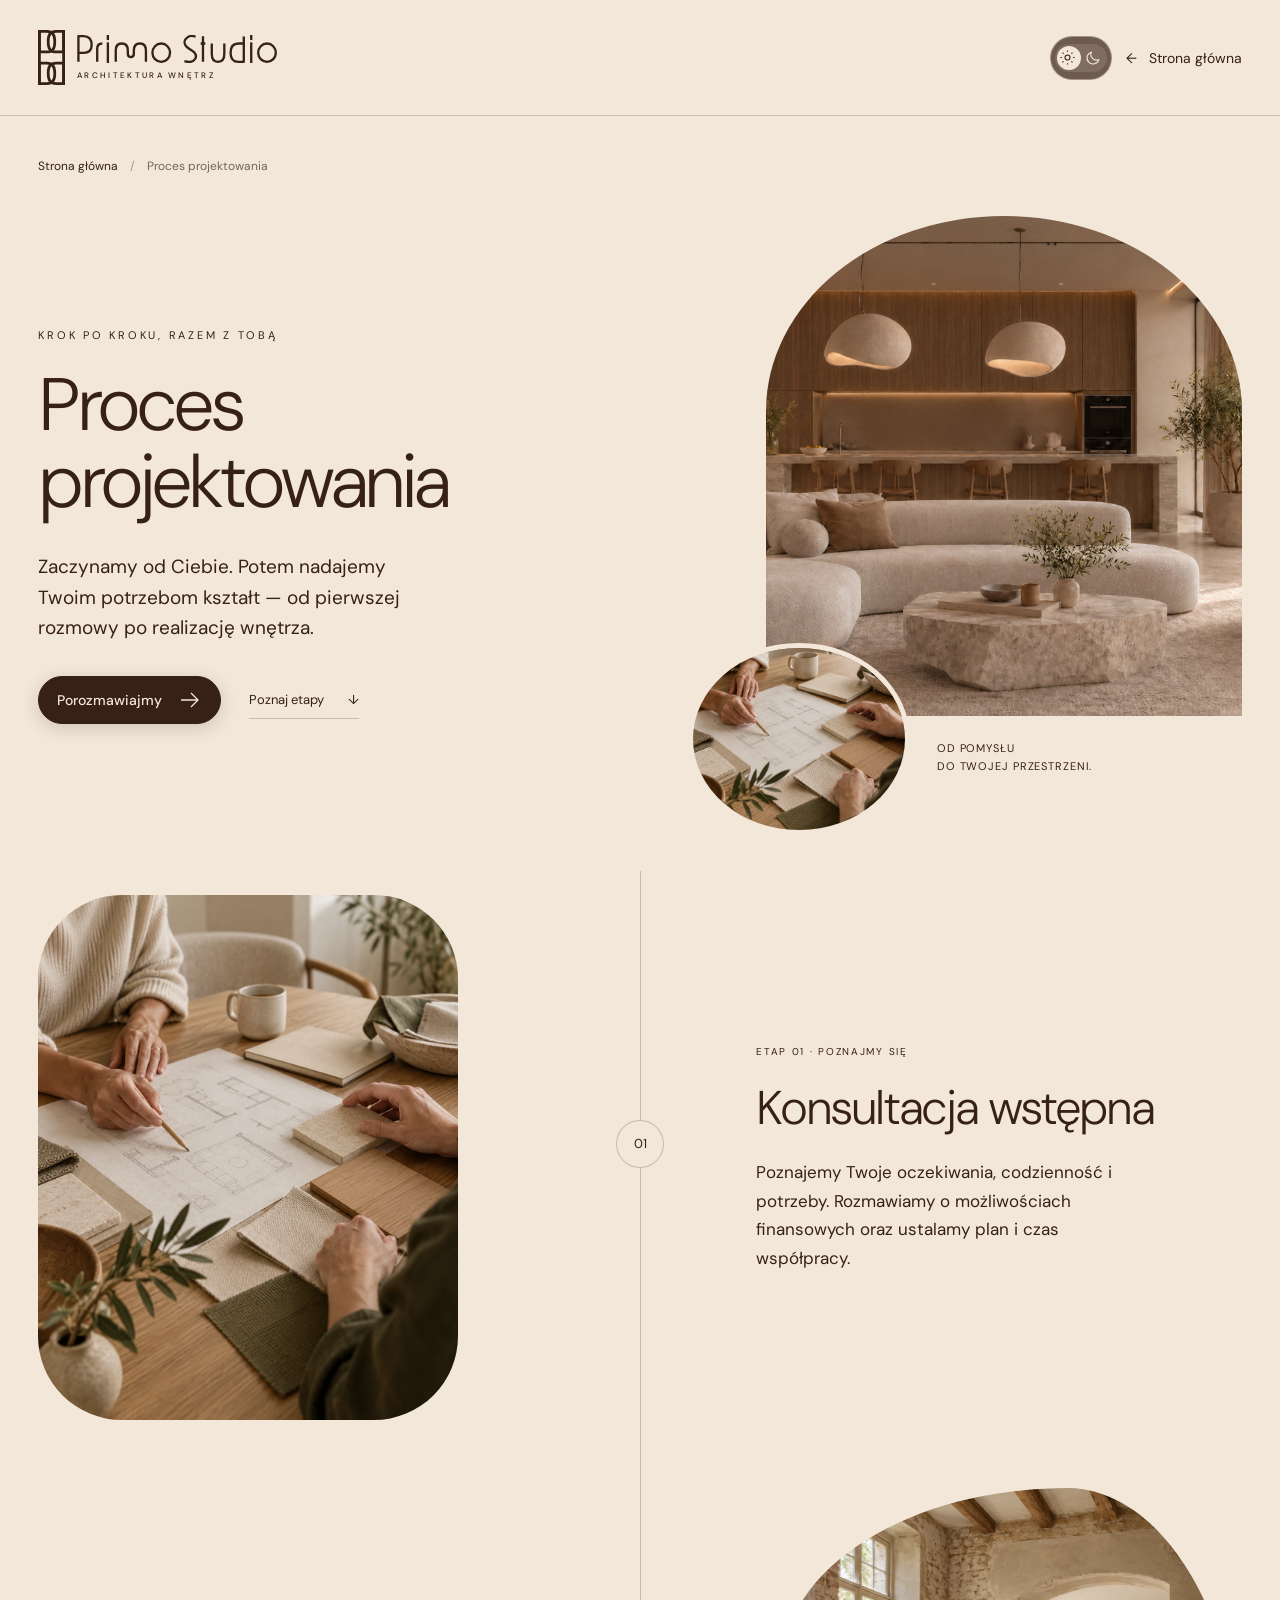
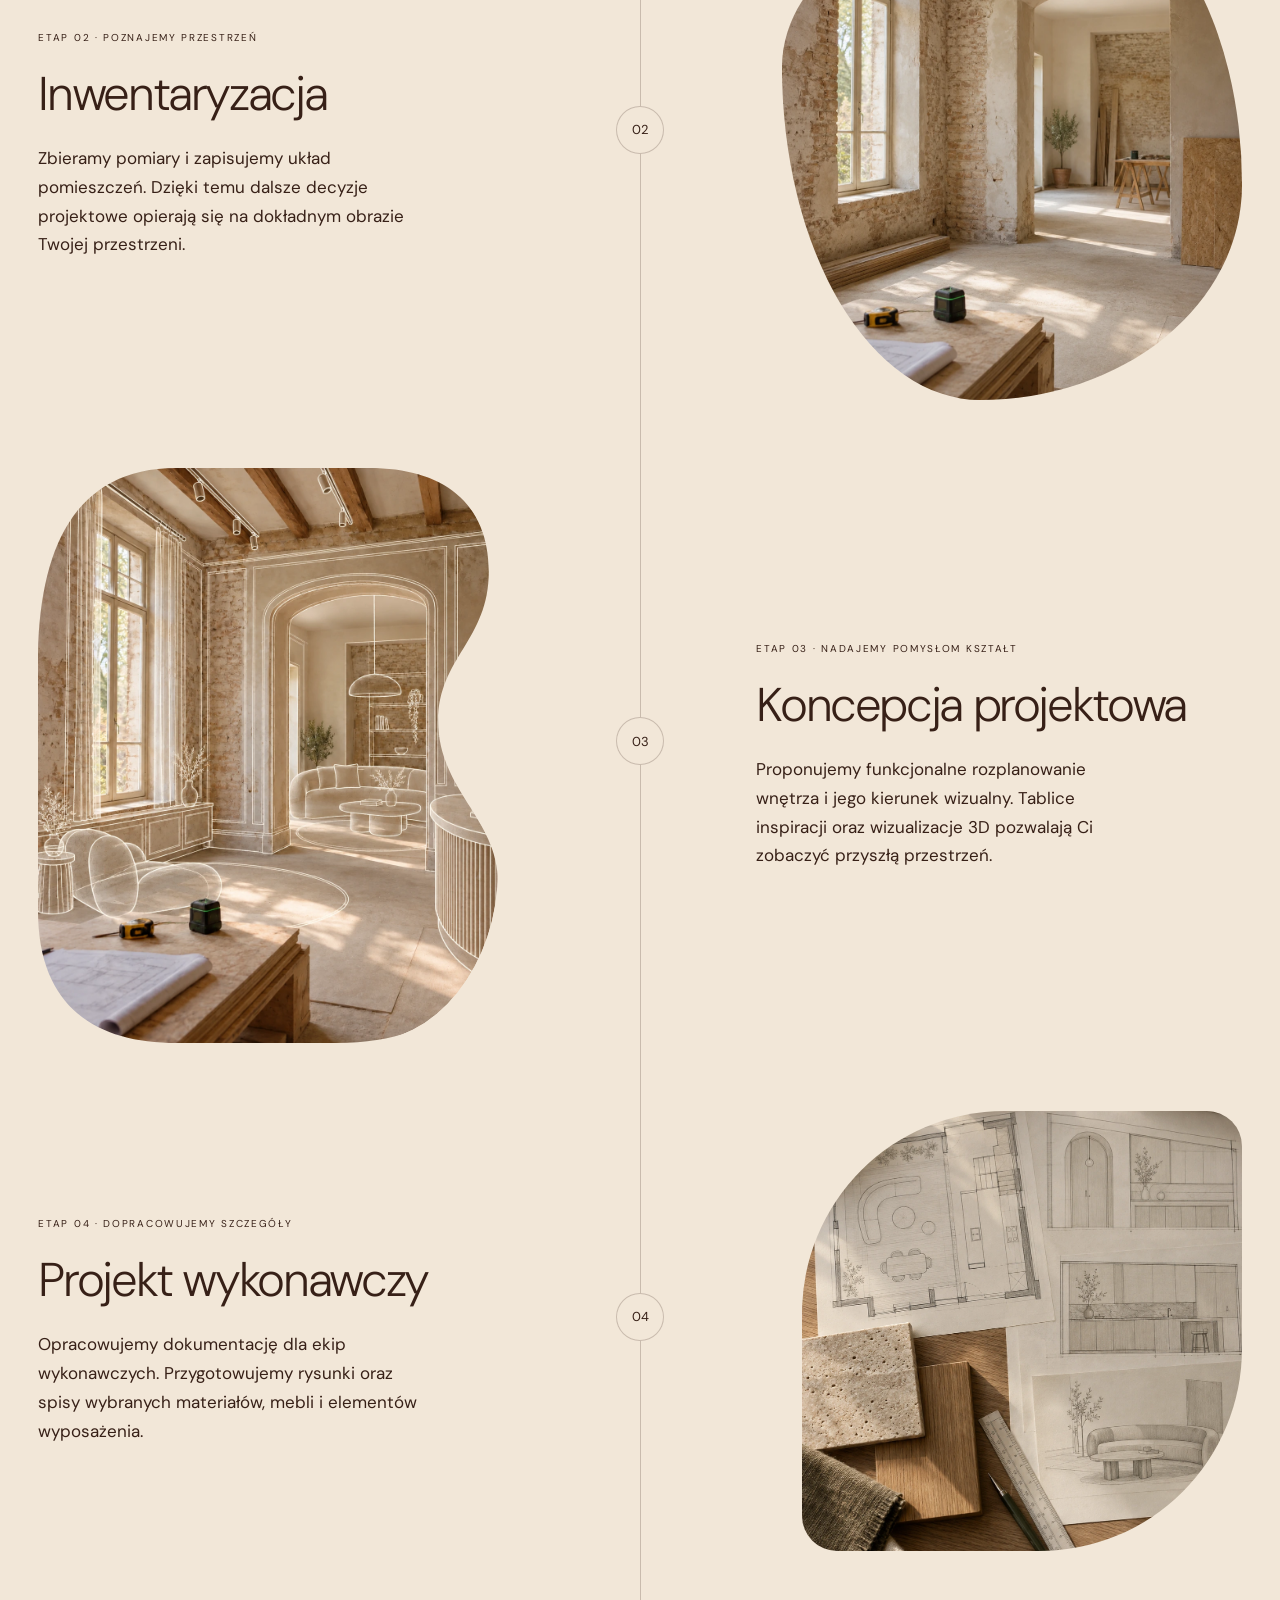
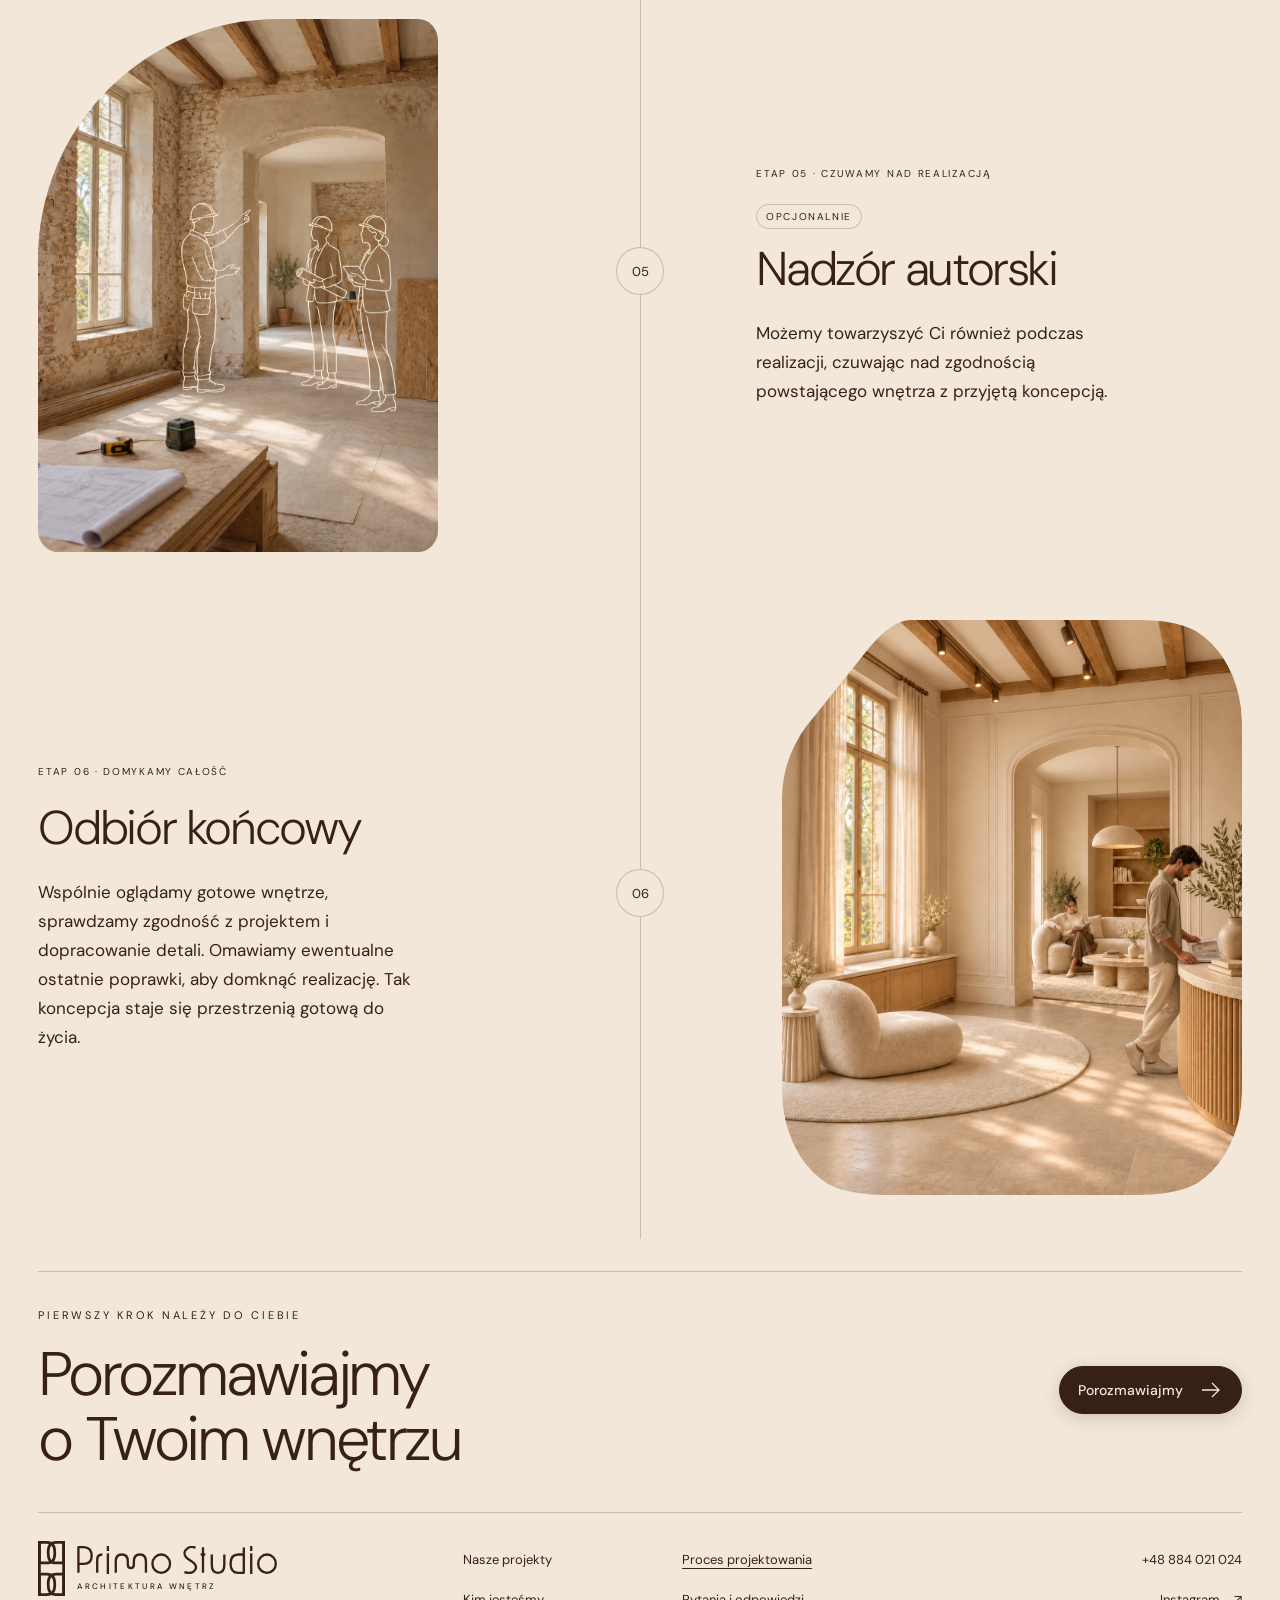
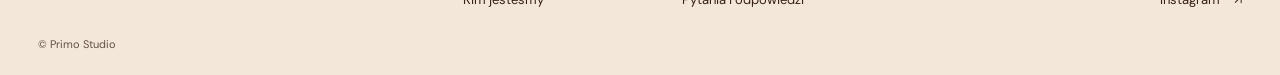
<file: docs/proces.html>
<!doctype html>
<html lang="pl">
<head>
  <meta charset="utf-8">
  <meta name="viewport" content="width=device-width, initial-scale=1">
  <meta name="robots" content="noindex, nofollow">
  <title>Proces projektowania — Primo Studio</title>
  <meta name="theme-color" content="#f2e7d8">
  <link rel="icon" href="assets/monogram-cocoa.svg" type="image/svg+xml">
  <script src="theme.js?v=cover-5"></script>
  <link rel="stylesheet" href="styles.css?v=cover-8">
  <link rel="stylesheet" href="process-v3.css?v=process-11">
  <script src="contact.js?v=process-5" defer></script>
</head>
<body class="interior-page">
  <a class="skip-link" href="#main">Przejdź do treści</a>
  <header class="interior-header"><a class="brand" href="./" aria-label="Primo Studio — strona główna"><img class="brand-symbol" src="assets/monogram-cocoa.svg" data-day-src="assets/monogram-cocoa.svg" data-night-src="assets/monogram.svg" alt="" width="27" height="55"><span class="brand-name"><img src="assets/wordmark-cocoa.svg" data-day-src="assets/wordmark-cocoa.svg" data-night-src="assets/wordmark.svg" alt="Primo Studio" width="200" height="29"><span class="brand-descriptor">Architektura wnętrz</span></span></a><div class="interior-actions"><div class="theme-control" aria-label="Wygląd strony" hidden>
      <button class="theme-toggle" type="button" role="switch" aria-label="Widok nocny" aria-checked="false" data-theme-toggle>
        <span class="theme-track" aria-hidden="true"><svg class="theme-sun" viewBox="0 0 24 24" fill="none" stroke="currentColor" stroke-width="1.5"><circle cx="12" cy="12" r="3.5"/><path d="M12 2v2m0 16v2M2 12h2m16 0h2M5 5l1.5 1.5m11 11L19 19M5 19l1.5-1.5m11-11L19 5"/></svg><svg class="theme-moon" viewBox="0 0 24 24" fill="none" stroke="currentColor" stroke-width="1.5"><path d="M19.5 15A8 8 0 0 1 9 4.5 8.5 8.5 0 1 0 19.5 15Z"/></svg></span>
      </button>
    </div><a class="back-link" href="./"><span aria-hidden="true">←</span> Strona główna</a></div></header>

  <main class="process-content" id="main">
    <nav class="breadcrumbs" aria-label="Ścieżka nawigacji">
      <ol>
        <li><a href="./">Strona główna</a></li>
        <li><span aria-hidden="true">/</span><span aria-current="page">Proces projektowania</span></li>
      </ol>
    </nav>
    <div class="process-hero">
      <div class="process-intro">
        <p class="eyebrow">Krok po kroku, razem z Tobą</p>
        <h1>Proces<br>projektowania</h1>
        <p class="process-lead">Zaczynamy od Ciebie. Potem nadajemy Twoim potrzebom kształt — od pierwszej rozmowy po realizację wnętrza.</p>
        <div class="process-intro-actions"><a class="consultation header-cta process-cta" href="kontakt.html" data-open-contact aria-haspopup="dialog" aria-controls="contact-dialog"><span>Porozmawiajmy</span><svg class="arrow" viewBox="0 0 24 24" fill="none" stroke="currentColor" stroke-width="1.3" aria-hidden="true"><path d="M3 12h17M13 5l7 7-7 7"/></svg></a><a class="process-explore" href="#etapy">Poznaj etapy <span aria-hidden="true">↓</span></a></div>
      </div>
      <div class="process-hero-media" aria-hidden="true">
        <img class="process-hero-arch" src="assets/hero-day-v2.webp" width="4901" height="3065" alt="">
        <img class="process-hero-detail" src="assets/process-consultation-v1.webp" width="1122" height="1402" alt="">
        <span class="process-hero-caption">Od pomysłu<br>do Twojej przestrzeni.</span>
      </div>
    </div>
    <ol class="process-steps" id="etapy" aria-label="Etapy projektowania">
      <li id="konsultacja">
        <span class="step-number" aria-hidden="true">01</span>
        <div class="step-copy"><p class="eyebrow">Etap 01 · Poznajmy się</p><h2>Konsultacja wstępna</h2><p>Poznajemy Twoje oczekiwania, codzienność i potrzeby. Rozmawiamy o możliwościach finansowych oraz ustalamy plan i czas współpracy.</p></div>
        <figure class="step-media shape-window"><img src="assets/process-consultation-v1.webp" width="1122" height="1402" alt="Ilustracja: Rozmowa przy planie wnętrza i próbkach naturalnych materiałów" loading="lazy" decoding="async"></figure>
      </li>
      <li id="inwentaryzacja">
        <span class="step-number" aria-hidden="true">02</span>
        <div class="step-copy"><p class="eyebrow">Etap 02 · Poznajemy przestrzeń</p><h2>Inwentaryzacja</h2><p>Zbieramy pomiary i zapisujemy układ pomieszczeń. Dzięki temu dalsze decyzje projektowe opierają się na dokładnym obrazie Twojej przestrzeni.</p></div>
        <figure class="step-media shape-pebble"><img src="assets/process-survey-v1.webp" width="1122" height="1402" alt="Ilustracja: Wnętrze przed remontem, z planem i narzędziami pomiarowymi" loading="lazy" decoding="async"></figure>
      </li>
      <li id="koncepcja">
        <span class="step-number" aria-hidden="true">03</span>
        <div class="step-copy"><p class="eyebrow">Etap 03 · Nadajemy pomysłom kształt</p><h2>Koncepcja projektowa</h2><p>Proponujemy funkcjonalne rozplanowanie wnętrza i jego kierunek wizualny. Tablice inspiracji oraz wizualizacje 3D pozwalają Ci zobaczyć przyszłą przestrzeń.</p></div>
        <figure class="step-media shape-sculpture"><img src="assets/process-concept-v2.webp" width="1122" height="1402" alt="Ilustracja: Wnętrze z rozbudowanym białym szkicem zabudowy, oświetlenia i wyposażenia" loading="lazy" decoding="async"></figure>
      </li>
      <li id="projekt">
        <span class="step-number" aria-hidden="true">04</span>
        <div class="step-copy"><p class="eyebrow">Etap 04 · Dopracowujemy szczegóły</p><h2>Projekt wykonawczy</h2><p>Opracowujemy dokumentację dla ekip wykonawczych. Przygotowujemy rysunki oraz spisy wybranych materiałów, mebli i elementów wyposażenia.</p></div>
        <figure class="step-media shape-quadrant"><img src="assets/process-execution-v1.webp" width="1122" height="1402" alt="Ilustracja: Rysunki techniczne wnętrza na stole z próbkami kamienia i drewna" loading="lazy" decoding="async"></figure>
      </li>
      <li id="nadzor">
        <span class="step-number" aria-hidden="true">05</span>
        <div class="step-copy"><p class="eyebrow">Etap 05 · Czuwamy nad realizacją</p><p class="step-label">Opcjonalnie</p><h2>Nadzór autorski</h2><p>Możemy towarzyszyć Ci również podczas realizacji, czuwając nad zgodnością powstającego wnętrza z przyjętą koncepcją.</p></div>
        <figure class="step-media shape-portal"><img src="assets/process-supervision-v1.webp" width="1122" height="1402" alt="Ilustracja: Białe kontury osób omawiających prace w remontowanym wnętrzu" loading="lazy" decoding="async"></figure>
      </li>
      <li id="odbior">
        <span class="step-number" aria-hidden="true">06</span>
        <div class="step-copy"><p class="eyebrow">Etap 06 · Domykamy całość</p><h2>Odbiór końcowy</h2><p>Wspólnie oglądamy gotowe wnętrze, sprawdzamy zgodność z projektem i dopracowanie detali. Omawiamy ewentualne ostatnie poprawki, aby domknąć realizację. Tak koncepcja staje się przestrzenią gotową do życia.</p></div>
        <figure class="step-media shape-finish"><img src="assets/process-finished-people-v1.webp" width="1122" height="1402" alt="Ilustracja: Gotowe wnętrze, osoba odpoczywająca na kanapie i druga przy ladzie" loading="lazy" decoding="async"></figure>
      </li>
    </ol>
    <section class="process-contact" id="porozmawiajmy" aria-labelledby="process-contact-title">
      <div><p class="eyebrow">Pierwszy krok należy do Ciebie</p><h2 id="process-contact-title">Porozmawiajmy<br>o Twoim wnętrzu</h2></div>
      <div class="process-contact-actions"><a class="consultation header-cta process-cta" href="kontakt.html" data-open-contact aria-haspopup="dialog" aria-controls="contact-dialog"><span>Porozmawiajmy</span><svg class="arrow" viewBox="0 0 24 24" fill="none" stroke="currentColor" stroke-width="1.3" aria-hidden="true"><path d="M3 12h17M13 5l7 7-7 7"/></svg></a></div>
    </section>
  </main>
  <footer class="site-footer" aria-label="Stopka Primo Studio">
    <div class="footer-inner">
      <a class="brand" href="./" aria-label="Primo Studio — strona główna"><img class="brand-symbol" src="assets/monogram-cocoa.svg" data-day-src="assets/monogram-cocoa.svg" data-night-src="assets/monogram.svg" alt="" width="27" height="55"><span class="brand-name"><img src="assets/wordmark-cocoa.svg" data-day-src="assets/wordmark-cocoa.svg" data-night-src="assets/wordmark.svg" alt="Primo Studio" width="200" height="29"><span class="brand-descriptor">Architektura wnętrz</span></span></a>
      <nav class="footer-nav" aria-label="Podstrony Primo Studio">
        <a href="projekty.html">Nasze projekty</a>
        <a href="proces.html" aria-current="page">Proces projektowania</a>
        <a href="studio.html">Kim jesteśmy</a>
        <a href="faq.html">Pytania i odpowiedzi</a>
      </nav>
      <div class="footer-contact">
        <a href="tel:+48884021024">+48 884 021 024</a>
        <a href="https://www.instagram.com/primo.studiodesign/" target="_blank" rel="noopener noreferrer">Instagram <span aria-hidden="true">↗</span><span class="sr-only"> (nowa karta)</span></a>
      </div>
    </div>
    <div class="footer-bottom"><span>© Primo Studio</span></div>
  </footer>
  <dialog class="contact-dialog" id="contact-dialog" aria-labelledby="contact-title" aria-describedby="contact-description">
    <button class="dialog-close" type="button" aria-label="Zamknij panel kontaktu" autofocus><svg width="22" height="22" viewBox="0 0 24 24" fill="none" stroke="currentColor" stroke-width="1.4" aria-hidden="true"><path d="m5 5 14 14M19 5 5 19"/></svg></button>
    <p class="eyebrow">Zacznijmy od rozmowy</p>
    <h2 id="contact-title">Skontaktuj się z nami</h2>
    <p class="contact-description" id="contact-description">Opowiedz nam o swoim wnętrzu. Wybierz wygodny sposób kontaktu.</p>
    <div class="contact-options">
      <a href="https://www.instagram.com/primo.studiodesign/" target="_blank" rel="noopener noreferrer"><span>Instagram<small>@primo.studiodesign</small></span><span aria-hidden="true">↗</span></a>
      <a href="tel:+48884021024"><span>Zadzwoń<small>+48 884 021 024</small></span><span aria-hidden="true">↗</span></a>
      <a data-email aria-disabled="true" hidden><span>E-mail<small data-email-label>W przygotowaniu</small></span><span aria-hidden="true">↗</span></a>
    </div>
    <form class="contact-form" id="contact-form" hidden>
      <h3>Albo zostaw wiadomość</h3>
      <div class="form-row">
        <label>Twoje imię<input name="name" autocomplete="given-name" required maxlength="100" placeholder="Jak się do Ciebie zwracać?"></label>
        <label>Twój e-mail<input name="email" type="email" autocomplete="email" required maxlength="254" placeholder="Adres do odpowiedzi"></label>
      </div>
      <label>Wiadomość<textarea name="message" rows="3" required maxlength="4000" placeholder="Jakie wnętrze chcesz zaprojektować?"></textarea></label>
      <button class="form-submit" type="submit" disabled>Przygotuj wiadomość <span aria-hidden="true">→</span></button>
      <p class="form-note" id="form-note" role="status">Kontakt e-mail w przygotowaniu. Zadzwoń lub napisz na Instagramie.</p>
    </form>
  </dialog>
</body>
</html>
</file>
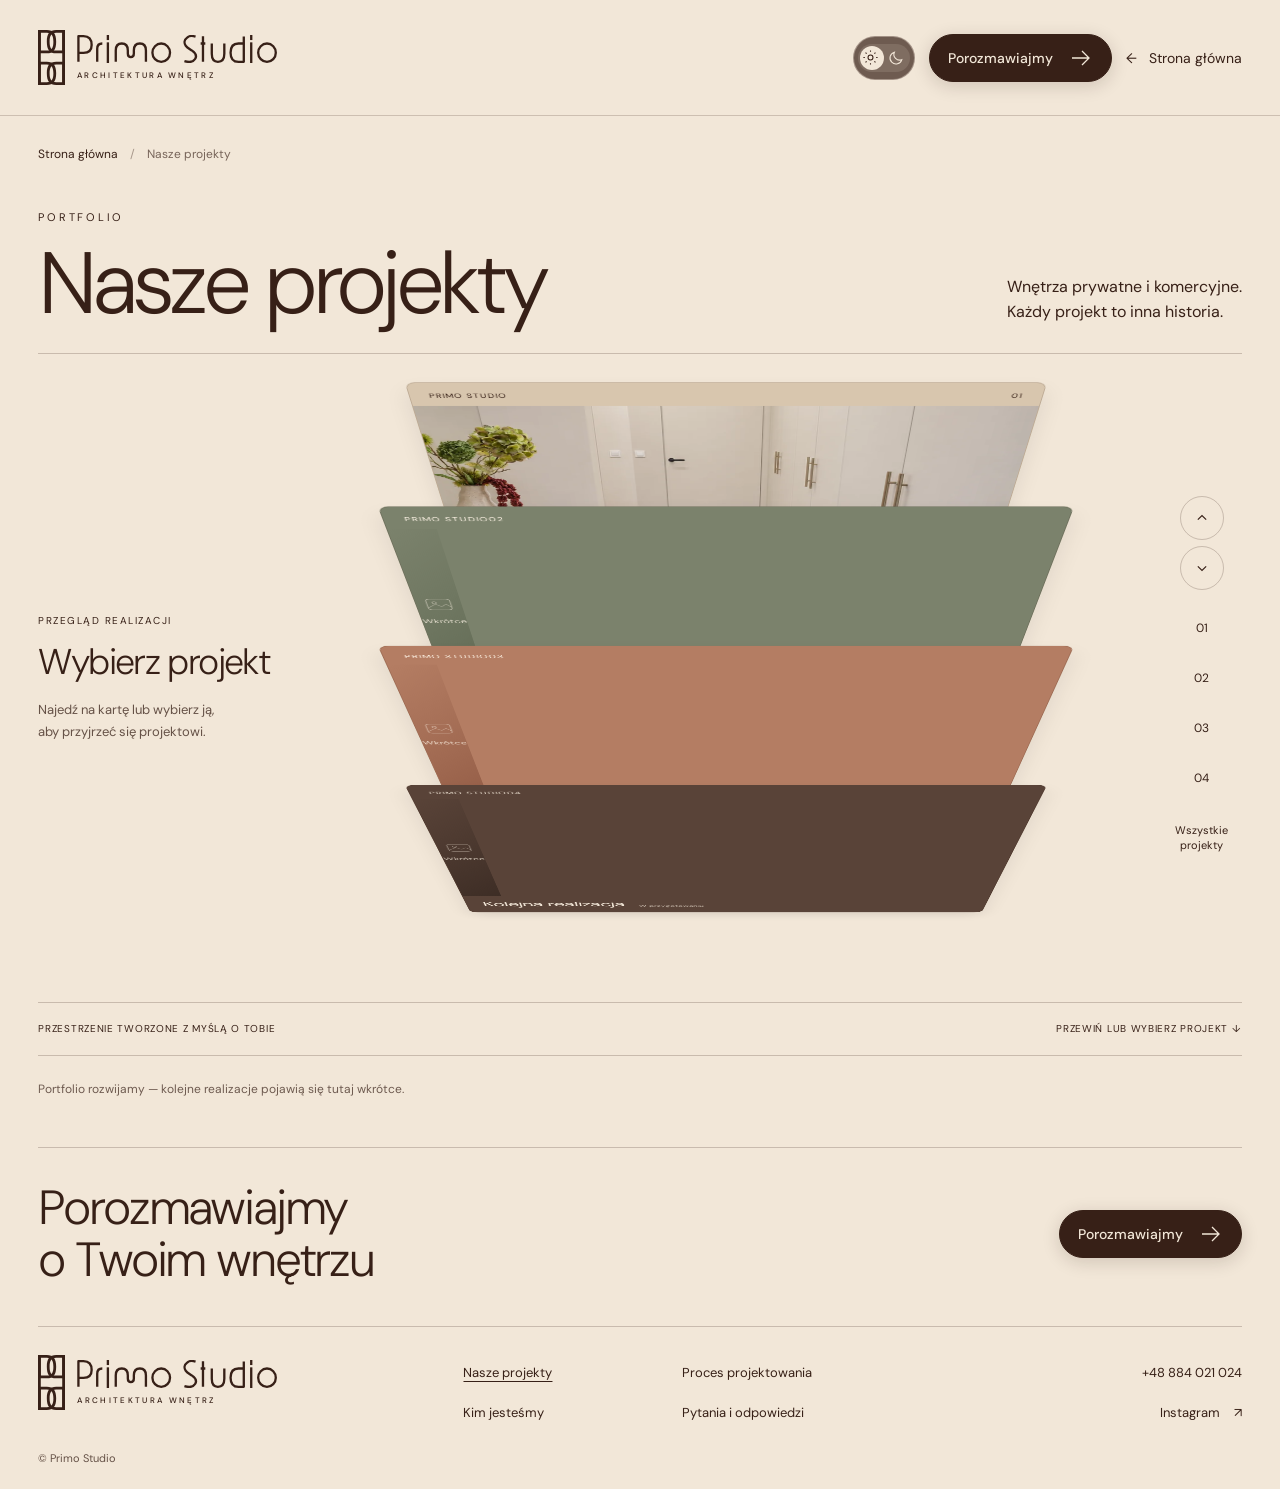
<file: docs/projekty.html>
<!doctype html>
<html lang="pl">
<head>
  <meta charset="utf-8">
  <meta name="viewport" content="width=device-width, initial-scale=1">
  <meta name="robots" content="noindex, nofollow">
  <title>Nasze projekty — Primo Studio</title>
  <meta name="description" content="Portfolio Primo Studio. Poznaj projekty wnętrz prywatnych i komercyjnych oraz nasz sposób tworzenia przestrzeni.">
  <meta name="theme-color" content="#f2e7d8">
  <link rel="icon" href="assets/monogram-cocoa.svg" type="image/svg+xml">
  <script src="theme.js?v=cover-5"></script>
  <link rel="stylesheet" href="styles.css?v=cover-8">
  <link rel="stylesheet" href="portfolio-v2.css?v=portfolio-5">
  <script src="contact.js?v=portfolio-2" defer></script>
  <script src="portfolio.js?v=portfolio-5" defer></script>
  <script src="project-open.js?v=majdan-14" defer></script>
</head>
<body class="interior-page">
  <div id="portfolio-view">
  <a class="skip-link" href="#main">Przejdź do treści</a>
  <header class="interior-header"><a class="brand" href="./" aria-label="Primo Studio — strona główna"><img class="brand-symbol" src="assets/monogram-cocoa.svg" data-day-src="assets/monogram-cocoa.svg" data-night-src="assets/monogram.svg" alt="" width="27" height="55"><span class="brand-name"><img src="assets/wordmark-cocoa.svg" data-day-src="assets/wordmark-cocoa.svg" data-night-src="assets/wordmark.svg" alt="Primo Studio" width="200" height="29"><span class="brand-descriptor">Architektura wnętrz</span></span></a><div class="interior-actions"><div class="theme-control" aria-label="Wygląd strony" hidden>
      <button class="theme-toggle" type="button" role="switch" aria-label="Widok nocny" aria-checked="false" data-theme-toggle>
        <span class="theme-track" aria-hidden="true"><svg class="theme-sun" viewBox="0 0 24 24" fill="none" stroke="currentColor" stroke-width="1.5"><circle cx="12" cy="12" r="3.5"/><path d="M12 2v2m0 16v2M2 12h2m16 0h2M5 5l1.5 1.5m11 11L19 19M5 19l1.5-1.5m11-11L19 5"/></svg><svg class="theme-moon" viewBox="0 0 24 24" fill="none" stroke="currentColor" stroke-width="1.5"><path d="M19.5 15A8 8 0 0 1 9 4.5 8.5 8.5 0 1 0 19.5 15Z"/></svg></span>
      </button>
    </div><a class="consultation header-cta portfolio-cta" href="kontakt.html" data-open-contact aria-haspopup="dialog" aria-controls="contact-dialog"><span>Porozmawiajmy</span><svg class="arrow" viewBox="0 0 24 24" fill="none" stroke="currentColor" stroke-width="1.3" aria-hidden="true"><path d="M3 12h17M13 5l7 7-7 7"/></svg></a><a class="back-link" href="./"><span aria-hidden="true">←</span> Strona główna</a></div></header>

  <main class="portfolio-content" id="main">
    <nav class="breadcrumbs" aria-label="Ścieżka nawigacji"><ol><li><a href="./">Strona główna</a></li><li><span aria-hidden="true">/</span><span aria-current="page">Nasze projekty</span></li></ol></nav>
    <div class="portfolio-intro">
      <div><p class="eyebrow">Portfolio</p><h1>Nasze projekty</h1></div>
      <p class="portfolio-lead">Wnętrza prywatne i komercyjne.<br>Każdy projekt to inna historia.</p>
    </div>
    <section class="project-gallery" aria-label="Przegląd realizacji" data-gallery>
      <div class="gallery-layout">
        <div class="gallery-meta">
          <p class="gallery-kicker" data-gallery-position>Przegląd realizacji</p>
          <h2 data-gallery-title>Wybrane realizacje</h2>
          <p class="gallery-description" data-gallery-description>Wybierz projekt, aby przyjrzeć mu się bliżej.</p>
        </div>
        <div class="gallery-scene">
          <ol class="project-stack" aria-label="Projekty i miejsca na kolejne realizacje">
          <li class="stack-item">
            <a class="project-card case-1" href="majdan.html" data-project="0" data-open-project="majdan" data-project-title="Majdan" data-project-description="Dom prywatny · Architektura wnętrz" aria-label="Otwórz projekt Majdan" aria-haspopup="dialog">
              <span class="case-topline"><span>Primo Studio</span><span>01</span></span>
              <span class="case-picture has-project-photo"><img src="assets/majdan-threshold.webp" alt="Jasny hol z drewnianą konsolą i oliwkowymi siedziskami" width="1024" height="1536"></span>
              <span class="case-caption"><span class="case-title">Majdan</span><span class="case-detail">Dom prywatny <span aria-hidden="true">↗</span></span></span>
            </a>
          </li>
          <li class="stack-item">
            <button class="project-card case-2" type="button" data-project="1" aria-label="Pokaż miejsce na realizację 02" aria-pressed="false">
              <span class="case-topline"><span>Primo Studio</span><span>02</span></span>
              <span class="case-picture"><svg width="36" height="36" viewBox="0 0 48 48" fill="none" stroke="currentColor" stroke-width="1" aria-hidden="true"><rect x="7" y="9" width="34" height="30" rx="5"/><circle cx="18" cy="19" r="3"/><path d="m8 33 11-10 8 7 7-7 7 9"/></svg><span>Wkrótce</span></span>
              <span class="case-caption"><span class="case-title">Kolejna realizacja</span><span class="case-detail">W przygotowaniu</span></span>
            </button>
          </li>
          <li class="stack-item">
            <button class="project-card case-3" type="button" data-project="2" aria-label="Pokaż miejsce na realizację 03" aria-pressed="false">
              <span class="case-topline"><span>Primo Studio</span><span>03</span></span>
              <span class="case-picture"><svg width="36" height="36" viewBox="0 0 48 48" fill="none" stroke="currentColor" stroke-width="1" aria-hidden="true"><rect x="7" y="9" width="34" height="30" rx="5"/><circle cx="18" cy="19" r="3"/><path d="m8 33 11-10 8 7 7-7 7 9"/></svg><span>Wkrótce</span></span>
              <span class="case-caption"><span class="case-title">Kolejna realizacja</span><span class="case-detail">W przygotowaniu</span></span>
            </button>
          </li>
          <li class="stack-item">
            <button class="project-card case-4" type="button" data-project="3" aria-label="Pokaż miejsce na realizację 04" aria-pressed="false">
              <span class="case-topline"><span>Primo Studio</span><span>04</span></span>
              <span class="case-picture"><svg width="36" height="36" viewBox="0 0 48 48" fill="none" stroke="currentColor" stroke-width="1" aria-hidden="true"><rect x="7" y="9" width="34" height="30" rx="5"/><circle cx="18" cy="19" r="3"/><path d="m8 33 11-10 8 7 7-7 7 9"/></svg><span>Wkrótce</span></span>
              <span class="case-caption"><span class="case-title">Kolejna realizacja</span><span class="case-detail">W przygotowaniu</span></span>
            </button>
          </li>
          </ol>
        </div>
        <nav class="gallery-controls" aria-label="Wybierz projekt">
          <div class="gallery-arrows"><button class="gallery-arrow" type="button" data-gallery-prev aria-label="Poprzedni projekt"><svg width="20" height="20" viewBox="0 0 24 24" fill="none" stroke="currentColor" stroke-width="1.4" aria-hidden="true"><path d="m7 14 5-5 5 5"/></svg></button><button class="gallery-arrow" type="button" data-gallery-next aria-label="Następny projekt"><svg width="20" height="20" viewBox="0 0 24 24" fill="none" stroke="currentColor" stroke-width="1.4" aria-hidden="true"><path d="m7 10 5 5 5-5"/></svg></button></div>
          <div class="gallery-dots"><button type="button" data-gallery-index="0" aria-label="Wybierz projekt 01" aria-pressed="false">01</button><button type="button" data-gallery-index="1" aria-label="Wybierz projekt 02" aria-pressed="false">02</button><button type="button" data-gallery-index="2" aria-label="Wybierz projekt 03" aria-pressed="false">03</button><button type="button" data-gallery-index="3" aria-label="Wybierz projekt 04" aria-pressed="false">04</button></div>
          <button class="gallery-reset" type="button" data-gallery-reset>Wszystkie<br>projekty</button>
        </nav>
      </div>
      <div class="gallery-caption"><span>Przestrzenie tworzone z myślą o Tobie</span><span class="gallery-hint" data-gallery-hint>Przewiń lub wybierz projekt <span aria-hidden="true">↓</span></span></div>
      <p class="sr-only" role="status" aria-live="polite" data-gallery-status></p>
    </section>
    <p class="portfolio-draft-note">Portfolio rozwijamy — kolejne realizacje pojawią się tutaj wkrótce.</p>
    <section class="portfolio-contact" aria-labelledby="portfolio-contact-title"><h2 id="portfolio-contact-title">Porozmawiajmy<br>o Twoim wnętrzu</h2><a class="consultation header-cta portfolio-cta" href="kontakt.html" data-open-contact aria-haspopup="dialog" aria-controls="contact-dialog"><span>Porozmawiajmy</span><svg class="arrow" viewBox="0 0 24 24" fill="none" stroke="currentColor" stroke-width="1.3" aria-hidden="true"><path d="M3 12h17M13 5l7 7-7 7"/></svg></a></section>
  </main>
  <footer class="site-footer" aria-label="Stopka Primo Studio">
    <div class="footer-inner">
      <a class="brand" href="./" aria-label="Primo Studio — strona główna"><img class="brand-symbol" src="assets/monogram-cocoa.svg" data-day-src="assets/monogram-cocoa.svg" data-night-src="assets/monogram.svg" alt="" width="27" height="55"><span class="brand-name"><img src="assets/wordmark-cocoa.svg" data-day-src="assets/wordmark-cocoa.svg" data-night-src="assets/wordmark.svg" alt="Primo Studio" width="200" height="29"><span class="brand-descriptor">Architektura wnętrz</span></span></a>
      <nav class="footer-nav" aria-label="Podstrony Primo Studio">
        <a href="projekty.html" aria-current="page">Nasze projekty</a>
        <a href="proces.html">Proces projektowania</a>
        <a href="studio.html">Kim jesteśmy</a>
        <a href="faq.html">Pytania i odpowiedzi</a>
      </nav>
      <div class="footer-contact">
        <a href="tel:+48884021024">+48 884 021 024</a>
        <a href="https://www.instagram.com/primo.studiodesign/" target="_blank" rel="noopener noreferrer">Instagram <span aria-hidden="true">↗</span><span class="sr-only"> (nowa karta)</span></a>
      </div>
    </div>
    <div class="footer-bottom"><span>© Primo Studio</span></div>
  </footer>
  </div>
  <dialog class="contact-dialog" id="contact-dialog" aria-labelledby="contact-title" aria-describedby="contact-description">
    <button class="dialog-close" type="button" aria-label="Zamknij panel kontaktu" autofocus><svg width="22" height="22" viewBox="0 0 24 24" fill="none" stroke="currentColor" stroke-width="1.4" aria-hidden="true"><path d="m5 5 14 14M19 5 5 19"/></svg></button>
    <p class="eyebrow">Zacznijmy od rozmowy</p>
    <h2 id="contact-title">Skontaktuj się z nami</h2>
    <p class="contact-description" id="contact-description">Opowiedz nam o swoim wnętrzu. Wybierz wygodny sposób kontaktu.</p>
    <div class="contact-options">
      <a href="https://www.instagram.com/primo.studiodesign/" target="_blank" rel="noopener noreferrer"><span>Instagram<small>@primo.studiodesign</small></span><span aria-hidden="true">↗</span></a>
      <a href="tel:+48884021024"><span>Zadzwoń<small>+48 884 021 024</small></span><span aria-hidden="true">↗</span></a>
      <a data-email aria-disabled="true" hidden><span>E-mail<small data-email-label>W przygotowaniu</small></span><span aria-hidden="true">↗</span></a>
    </div>
    <form class="contact-form" id="contact-form" hidden>
      <h3>Albo zostaw wiadomość</h3>
      <div class="form-row">
        <label>Twoje imię<input name="name" autocomplete="given-name" required maxlength="100" placeholder="Jak się do Ciebie zwracać?"></label>
        <label>Twój e-mail<input name="email" type="email" autocomplete="email" required maxlength="254" placeholder="Adres do odpowiedzi"></label>
      </div>
      <label>Wiadomość<textarea name="message" rows="3" required maxlength="4000" placeholder="Jakie wnętrze chcesz zaprojektować?"></textarea></label>
      <button class="form-submit" type="submit" disabled>Przygotuj wiadomość <span aria-hidden="true">→</span></button>
      <p class="form-note" id="form-note" role="status">Kontakt e-mail w przygotowaniu. Zadzwoń lub napisz na Instagramie.</p>
    </form>
  </dialog>
</body>
</html>
</file>
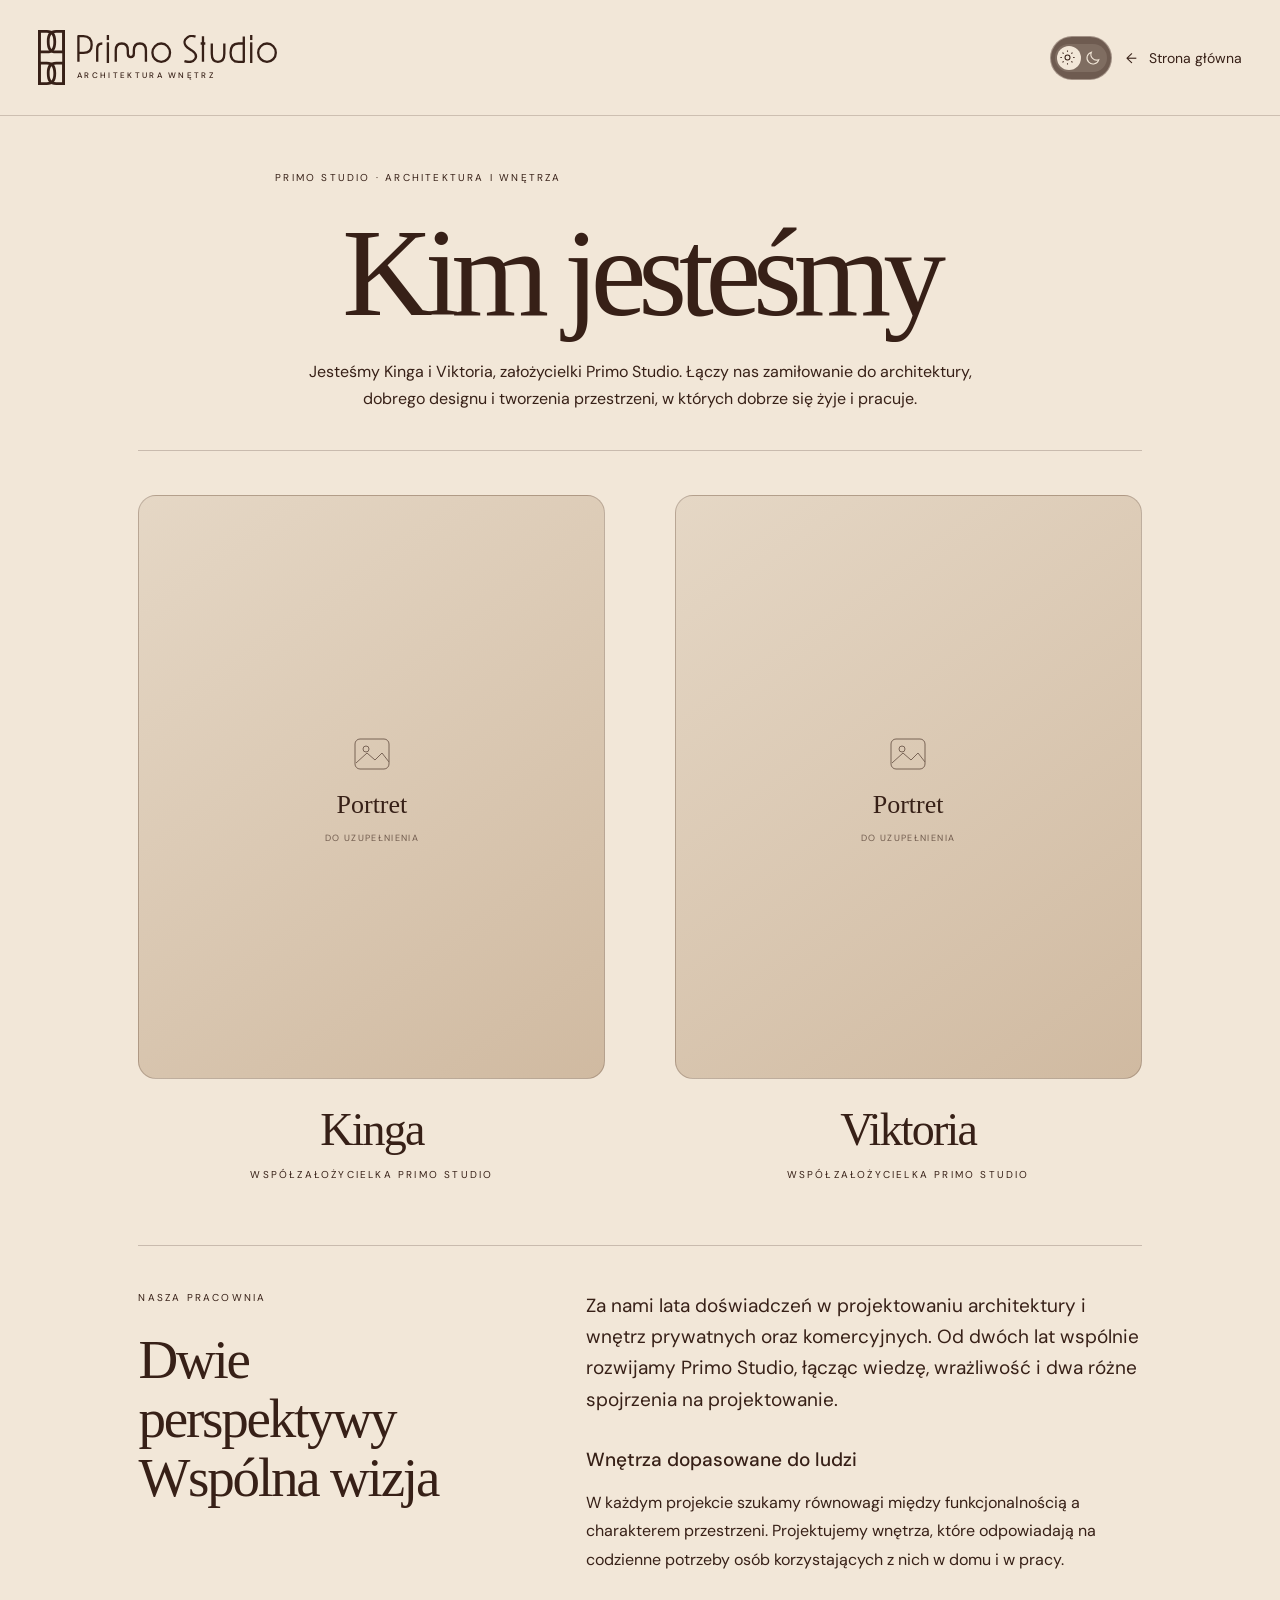
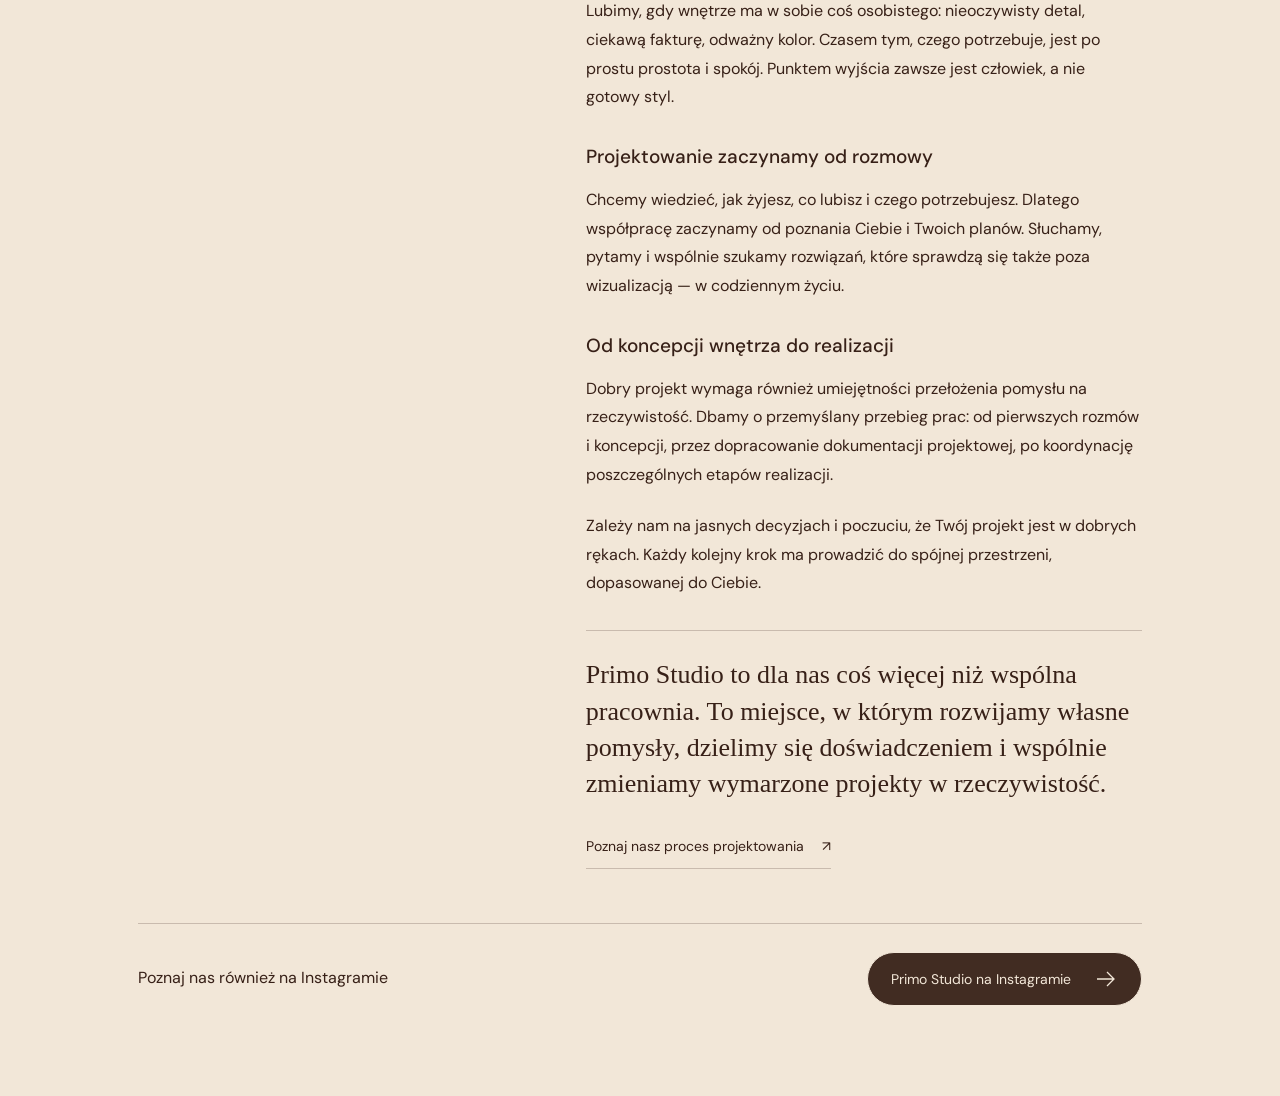
<file: docs/studio.html>
<!doctype html>
<html lang="pl">
<head>
  <meta charset="utf-8">
  <meta name="viewport" content="width=device-width, initial-scale=1">
  <meta name="robots" content="noindex, nofollow">
  <title>Kinga i Viktoria — architektura i projektowanie wnętrz | Primo Studio</title>
  <meta name="description" content="Poznaj Kingę i Viktorię, założycielki Primo Studio. Projektujemy wnętrza prywatne i komercyjne, łącząc funkcjonalność, charakter i partnerską współpracę.">
  <meta name="theme-color" content="#f2e7d8">
  <link rel="icon" href="assets/monogram-cocoa.svg" type="image/svg+xml">
  <script src="theme.js?v=cover-5"></script>
  <link rel="stylesheet" href="styles.css?v=cover-8">
  <link rel="stylesheet" href="studio-v3.css?v=studio-3">
</head>
<body class="interior-page">
  <a class="skip-link" href="#main">Przejdź do treści</a>
  <header class="interior-header"><a class="brand" href="./" aria-label="Primo Studio — strona główna"><img class="brand-symbol" src="assets/monogram-cocoa.svg" data-day-src="assets/monogram-cocoa.svg" data-night-src="assets/monogram.svg" alt="" width="27" height="55"><span class="brand-name"><img src="assets/wordmark-cocoa.svg" data-day-src="assets/wordmark-cocoa.svg" data-night-src="assets/wordmark.svg" alt="Primo Studio" width="200" height="29"><span class="brand-descriptor">Architektura wnętrz</span></span></a><div class="interior-actions"><div class="theme-control" aria-label="Wygląd strony" hidden>
      <button class="theme-toggle" type="button" role="switch" aria-label="Widok nocny" aria-checked="false" data-theme-toggle>
        <span class="theme-track" aria-hidden="true"><svg class="theme-sun" viewBox="0 0 24 24" fill="none" stroke="currentColor" stroke-width="1.5"><circle cx="12" cy="12" r="3.5"/><path d="M12 2v2m0 16v2M2 12h2m16 0h2M5 5l1.5 1.5m11 11L19 19M5 19l1.5-1.5m11-11L19 5"/></svg><svg class="theme-moon" viewBox="0 0 24 24" fill="none" stroke="currentColor" stroke-width="1.5"><path d="M19.5 15A8 8 0 0 1 9 4.5 8.5 8.5 0 1 0 19.5 15Z"/></svg></span>
      </button>
    </div><a class="back-link" href="./"><span aria-hidden="true">←</span> Strona główna</a></div></header>

  <main class="page-content studio-content" id="main">
    <section class="studio-intro" aria-labelledby="studio-title">
      <p class="eyebrow">Primo Studio · architektura i wnętrza</p>
      <h1 id="studio-title">Kim jesteśmy</h1>
      <p class="studio-lead">Jesteśmy Kinga i Viktoria, założycielki Primo Studio. Łączy nas zamiłowanie do architektury, dobrego designu i tworzenia przestrzeni, w których dobrze się żyje i pracuje.</p>
    </section>

    <section class="founders" aria-label="Założycielki Primo Studio">
      <article class="founder" aria-labelledby="founder-one-name">
        <div class="founder-photo founder-photo-one" role="img" aria-label="Miejsce na portret Kingi, współzałożycielki Primo Studio">
          <div class="portrait-placeholder">
            <svg viewBox="0 0 48 48" fill="none" stroke="currentColor" stroke-width="1" aria-hidden="true"><rect x="7" y="9" width="34" height="30" rx="5"/><circle cx="18" cy="19" r="3"/><path d="m8 33 11-10 8 7 7-7 7 9"/></svg>
            <span>Portret</span>
            <small>Do uzupełnienia</small>
          </div>
        </div>
        <div class="founder-copy">
          <h2 id="founder-one-name">Kinga</h2>
          <p class="eyebrow">Współzałożycielka Primo Studio</p>
        </div>
      </article>

      <article class="founder" aria-labelledby="founder-two-name">
        <div class="founder-photo founder-photo-two" role="img" aria-label="Miejsce na portret Viktorii, współzałożycielki Primo Studio">
          <div class="portrait-placeholder">
            <svg viewBox="0 0 48 48" fill="none" stroke="currentColor" stroke-width="1" aria-hidden="true"><rect x="7" y="9" width="34" height="30" rx="5"/><circle cx="18" cy="19" r="3"/><path d="m8 33 11-10 8 7 7-7 7 9"/></svg>
            <span>Portret</span>
            <small>Do uzupełnienia</small>
          </div>
        </div>
        <div class="founder-copy">
          <h2 id="founder-two-name">Viktoria</h2>
          <p class="eyebrow">Współzałożycielka Primo Studio</p>
        </div>
      </article>
    </section>

    <article class="studio-story" aria-labelledby="story-title">
      <header class="story-heading">
        <p class="eyebrow">Nasza pracownia</p>
        <h2 id="story-title">Dwie perspektywy<br>Wspólna wizja</h2>
      </header>
      <div class="story-body">
        <p class="story-opening">Za nami lata doświadczeń w projektowaniu architektury i wnętrz prywatnych oraz komercyjnych. Od dwóch lat wspólnie rozwijamy Primo Studio, łącząc wiedzę, wrażliwość i dwa różne spojrzenia na projektowanie.</p>
        <section aria-labelledby="story-interiors">
          <h3 id="story-interiors">Wnętrza dopasowane do ludzi</h3>
          <p>W każdym projekcie szukamy równowagi między funkcjonalnością a charakterem przestrzeni. Projektujemy wnętrza, które odpowiadają na codzienne potrzeby osób korzystających z nich w domu i w pracy.</p>
          <p>Lubimy, gdy wnętrze ma w sobie coś osobistego: nieoczywisty detal, ciekawą fakturę, odważny kolor. Czasem tym, czego potrzebuje, jest po prostu prostota i spokój. Punktem wyjścia zawsze jest człowiek, a nie gotowy styl.</p>
        </section>
        <section aria-labelledby="story-dialogue">
          <h3 id="story-dialogue">Projektowanie zaczynamy od rozmowy</h3>
          <p>Chcemy wiedzieć, jak żyjesz, co lubisz i czego potrzebujesz. Dlatego współpracę zaczynamy od poznania Ciebie i Twoich planów. Słuchamy, pytamy i wspólnie szukamy rozwiązań, które sprawdzą się także poza wizualizacją — w codziennym życiu.</p>
        </section>
        <section aria-labelledby="story-realisation">
          <h3 id="story-realisation">Od koncepcji wnętrza do realizacji</h3>
          <p>Dobry projekt wymaga również umiejętności przełożenia pomysłu na rzeczywistość. Dbamy o przemyślany przebieg prac: od pierwszych rozmów i koncepcji, przez dopracowanie dokumentacji projektowej, po koordynację poszczególnych etapów realizacji.</p>
          <p>Zależy nam na jasnych decyzjach i poczuciu, że Twój projekt jest w dobrych rękach. Każdy kolejny krok ma prowadzić do spójnej przestrzeni, dopasowanej do Ciebie.</p>
        </section>
        <p class="story-closing">Primo Studio to dla nas coś więcej niż wspólna pracownia. To miejsce, w którym rozwijamy własne pomysły, dzielimy się doświadczeniem i wspólnie zmieniamy wymarzone projekty w rzeczywistość.</p>
        <a class="story-process-link" href="proces.html">Poznaj nasz proces projektowania <span aria-hidden="true">↗</span></a>
      </div>
    </article>

    <div class="studio-social">
      <p>Poznaj nas również na Instagramie</p>
      <a class="consultation" href="https://www.instagram.com/primo.studiodesign/" target="_blank" rel="noopener noreferrer"><span>Primo Studio na Instagramie</span><svg class="arrow" viewBox="0 0 24 24" fill="none" stroke="currentColor" stroke-width="1.3" aria-hidden="true"><path d="M3 12h17M13 5l7 7-7 7"/></svg></a>
    </div>
  </main>
</body>
</html>
</file>
<file: docs/styles.css>
@font-face { font-family: "DM Sans"; src: url("assets/dm-sans-light.ttf") format("truetype"); font-style: normal; font-weight: 300; font-display: swap; }
@font-face { font-family: "DM Sans"; src: url("assets/dm-sans-regular.ttf") format("truetype"); font-style: normal; font-weight: 400; font-display: swap; }
@font-face { font-family: "DM Sans"; src: url("assets/dm-sans-medium.ttf") format("truetype"); font-style: normal; font-weight: 500; font-display: swap; }
@font-face { font-family: "DM Sans"; src: url("assets/dm-sans-italic.ttf") format("truetype"); font-style: italic; font-weight: 400; font-display: swap; }
:root { --cream: #f2e7d8; --cocoa: #372017; --gutter: clamp(24px, 3vw, 64px); }
* { box-sizing: border-box; }
body { margin: 0; background: var(--cocoa); color: var(--cream); font-family: "DM Sans", "Helvetica Neue", sans-serif; }
a { color: inherit; text-decoration: none; }
a:focus-visible { outline: 2px solid currentColor; outline-offset: 7px; }
.skip-link { position: absolute; z-index: 5; top: 12px; left: 12px; padding: 12px; background: var(--cocoa); transform: translateY(-180%); }
.skip-link:focus { transform: none; }
.cover { --cover-shade: linear-gradient(180deg, rgb(36 21 14 / 13%), transparent 24%, transparent 75%, rgb(36 21 14 / 23%)); position: relative; min-height: 640px; height: 100svh; isolation: isolate; overflow: hidden; }
.hero-photo { position: absolute; z-index: -2; inset: 0; width: 100%; height: 100%; object-fit: cover; object-position: center; }
.cover::before { content: ""; position: absolute; z-index: -1; inset: 0; background: var(--cover-shade); }
.cover-header { position: relative; z-index: 3; display: grid; grid-template-columns: 1fr auto 1fr; align-items: center; gap: 30px; padding: 30px var(--gutter) 0; }
.social-links { display: flex; align-items: center; gap: 6px; justify-self: start; animation: text-appear .75s ease-out .15s both; }
.social-link { display: inline-flex; align-items: center; justify-content: center; width: 40px; height: 40px; border-radius: 50%; transition: background .2s, opacity .2s; }
.social-link:hover { background: rgb(242 231 216 / 15%); }
[aria-disabled="true"] { opacity: .4; cursor: default; }
.brand { display: flex; align-items: center; gap: 12px; width: 239px; animation: brand-appear 2s ease-out .35s both; }
.brand-symbol { display: block; width: 27px; height: auto; }
.brand-name { display: flex; flex-direction: column; gap: 7px; }
.brand-name img { display: block; width: 200px; height: auto; }
.brand-descriptor { display: block; font-size: 8px; line-height: normal; font-weight: 500; letter-spacing: .29em; text-transform: uppercase; white-space: nowrap; }
.consultation { justify-self: end; display: inline-flex; align-items: center; justify-content: center; gap: 23px; border: 1px solid var(--cream); border-radius: 50px; background: rgb(55 32 23 / 94%); padding: 14px 23px; font-size: clamp(13px, 1.1vw, 18px); white-space: nowrap; transition: background .2s, color .2s; }
.consultation:hover { background: var(--cream); color: var(--cocoa); }
.arrow { display: block; flex: 0 0 24px; width: 24px; height: 24px; transition: transform .2s; }
a:hover .arrow { transform: translateX(4px); }
.cover-headline { display: flex; align-items: flex-start; gap: clamp(20px, 2.6vw, 50px); position: absolute; left: 50%; top: var(--headline-top, 34%); transform: translateX(-50%); margin: 0; font-weight: 300; }
.headline-intro { padding-top: 5px; font-size: clamp(24px, 2.1vw, 38px); line-height: 1.08; font-weight: 400; font-style: italic; text-align: right; white-space: nowrap; animation: text-appear 1.8s ease-out .8s both; }
.headline-main { font-size: clamp(86px, 9.2vw, 180px); letter-spacing: -.065em; line-height: .97; text-align: center; animation: text-appear 2.1s ease-out 1.1s both; }
.cover-nav { z-index: 3; display: grid; grid-template-columns: 1fr 1.15fr 1fr 1.15fr auto; gap: 24px; position: absolute; left: var(--gutter); right: var(--gutter); bottom: 30px; padding: 0 24px; background: rgb(55 32 23 / 78%); backdrop-filter: blur(8px); border-top: 2px solid var(--cream); border-bottom: 2px solid var(--cream); animation: text-appear 1.6s ease-out 1.5s both; }
.cover-nav a { display: flex; align-items: center; gap: 18px; min-height: 98px; padding: 19px 0; font-size: clamp(17px, 1.4vw, 25px); line-height: 1.1; font-weight: 500; transition: opacity .2s; }
.cover-nav a > span { animation: text-appear 1.3s ease-out 1.8s both; }
.cover-nav a:nth-child(2) > span { animation-delay: 1.95s; }
.cover-nav a:nth-child(3) > span { animation-delay: 2.1s; }
.cover-nav a:nth-child(4) > span { animation-delay: 2.25s; }
.cover-nav a:nth-child(5) > span { animation-delay: 2.4s; }
.cover-nav a:hover, .social-link:hover { opacity: .7; }
.nav-star { display: block; width: 22px; height: 22px; flex: 0 0 22px; }
.cover-nav .nav-contact { gap: 26px; }
@keyframes brand-appear { from { opacity: 0; transform: translateY(-22px) scale(.9); filter: blur(5px); } to { opacity: 1; transform: translateY(0); filter: blur(0); } }
@keyframes text-appear { from { opacity: 0; transform: translateY(44px); } to { opacity: 1; transform: translateY(0); } }
.interior-page { min-height: 100svh; background: var(--cream); color: var(--cocoa); }
.interior-header { display: flex; justify-content: space-between; align-items: center; gap: 30px; padding: 30px var(--gutter); border-bottom: 1px solid rgb(55 32 23 / 20%); }
.back-link { font-size: 14px; display: inline-flex; gap: 12px; }
.page-content { max-width: 960px; padding: 90px var(--gutter); margin: auto; }
.eyebrow { font-size: 11px; letter-spacing: .25em; text-transform: uppercase; margin: 0 0 24px; }
.page-content h1 { font-weight: 300; font-size: clamp(48px, 6.8vw, 98px); line-height: 1.05; letter-spacing: -.05em; margin: 0 0 38px; }
.page-content p { max-width: 560px; font-size: 19px; line-height: 1.55; }
.page-content .consultation { margin-top: 24px; color: var(--cream); white-space: normal; text-align: center; }
.page-content .consultation:hover { color: var(--cocoa); border-color: var(--cocoa); }
@media (max-width: 1100px) {
  .cover-header { gap: 16px; }
  .consultation { gap: 12px; padding: 12px 17px; }
  .cover-nav { gap: 16px; }
  .cover-nav a { gap: 12px; }
  .cover-nav .nav-contact { gap: 10px; }
}
@media (max-width: 760px) {
  .cover { min-height: 780px; --cover-shade: linear-gradient(180deg, rgb(36 21 14 / 25%), rgb(36 21 14 / 5%) 30%, rgb(36 21 14 / 12%) 55%, rgb(36 21 14 / 45%)); }
  .hero-photo { object-position: 55% center; }
  .cover::before { background: var(--cover-shade); }
  .cover-header { grid-template-columns: 1fr 1fr; gap: 16px; padding-top: 24px; }
  .social-links { grid-row: 2; grid-column: 1; gap: 4px; }
  .brand { width: 185px; gap: 9px; }
  .cover-header .brand { grid-row: 1; grid-column: 1 / -1; justify-self: center; }
  .brand-symbol { width: 21px; height: auto; }
  .brand-name { gap: 5px; }
  .brand-name img { width: 155px; }
  .brand-descriptor { font-size: 6px; letter-spacing: .27em; }
  .cover-header .consultation { grid-column: 2; grid-row: 2; justify-self: end; margin-top: 0; padding: 10px 14px; font-size: 13px; gap: 10px; }
  .social-link { width: 34px; height: 40px; padding: 0; }
  .social-link svg { width: 20px; height: 20px; }
  .cover-headline { top: var(--headline-top, 36%); width: calc(100% - 2 * var(--gutter)); display: block; }
  .headline-intro { display: block; text-align: left; font-size: 26px; padding-left: 3px; margin-bottom: 14px; }
  .headline-intro br { display: none; }
  .headline-main { display: block; font-size: clamp(70px, 19vw, 138px); text-align: left; }
  .cover-nav { grid-template-columns: 1fr 1fr; gap: 0 18px; bottom: 24px; padding: 0 16px; }
  .cover-nav a { min-height: 71px; padding: 14px 0; font-size: 17px; gap: 12px; }
  .cover-nav .nav-contact { grid-column: 1 / -1; justify-content: space-between; border-top: 1px solid rgb(242 231 216 / 40%); min-height: 72px; font-size: 17px; }
  .interior-header { padding-top: 24px; }
  .page-content { padding-top: 60px; }
  .back-link { font-size: 12px; }
}

.header-cta { background: var(--cream); color: var(--cocoa); border-color: var(--cream); font-size: 14px; font-weight: 500; padding: 11px 18px; gap: 16px; box-shadow: 0 4px 18px rgb(36 21 14 / 16%); animation: text-appear .85s ease-out .2s both; }
.header-cta:hover { background: #fff7ec; }
.contact-open { overflow: hidden; }
.contact-dialog { color: var(--cocoa); background: var(--cream); border: 0; width: min(620px, calc(100% - 32px)); max-height: calc(100svh - 40px); padding: 38px; overflow: auto; box-shadow: 0 24px 90px rgb(0 0 0 / 25%); }
.contact-dialog[open] { animation: dialog-appear .4s cubic-bezier(.16, 1, .3, 1) both; }
.contact-dialog::backdrop { background: rgb(31 19 14 / 60%); backdrop-filter: blur(6px); }
.dialog-close { position: absolute; top: 15px; right: 15px; width: 40px; height: 40px; padding: 9px; border: 0; background: transparent; color: var(--cocoa); border-radius: 50%; cursor: pointer; }
.dialog-close:hover { background: rgb(55 32 23 / 8%); }
.contact-dialog .eyebrow { font-size: 10px; margin-bottom: 16px; padding-right: 30px; }
.contact-dialog h2 { font-size: clamp(40px, 5vw, 58px); letter-spacing: -.055em; line-height: 1; font-weight: 300; margin: 0 0 16px; }
.contact-description { font-size: 15px; line-height: 1.55; max-width: 390px; margin: 0 0 25px; }
.contact-options { display: grid; grid-template-columns: 1fr 1fr 1fr; gap: 10px; padding-bottom: 26px; border-bottom: 1px solid rgb(55 32 23 / 20%); }
.contact-options a { display: flex; justify-content: space-between; gap: 8px; padding: 14px 12px; border: 1px solid rgb(55 32 23 / 20%); font-size: 14px; transition: background .2s; }
.contact-options a[href]:hover { background: rgb(55 32 23 / 6%); }
.contact-options small { display: block; font-size: 10px; margin-top: 6px; overflow-wrap: anywhere; }
/* Hidden until an e-mail address is set in contact.js. */
.contact-options a[hidden], .contact-form[hidden] { display: none; }
.contact-options:has(> a[hidden]) { grid-template-columns: 1fr 1fr; }
.contact-dialog:has(.contact-form[hidden]) .contact-options { padding-bottom: 0; border-bottom: 0; }
.contact-form h3 { font-size: 17px; font-weight: 500; margin: 25px 0 20px; }
.form-row { display: grid; grid-template-columns: 1fr 1fr; gap: 16px; }
.contact-form label { display: block; font-size: 12px; font-weight: 500; margin-bottom: 16px; }
.contact-form input, .contact-form textarea { display: block; width: 100%; margin-top: 8px; padding: 11px 12px; background: rgb(255 255 255 / 35%); border: 1px solid rgb(55 32 23 / 22%); border-radius: 0; color: var(--cocoa); font: 400 14px/1.5 "DM Sans", sans-serif; }
.contact-form textarea { resize: vertical; min-height: 90px; max-height: 240px; }
.contact-form input:focus, .contact-form textarea:focus { outline: 1px solid var(--cocoa); outline-offset: 1px; }
.form-submit { display: flex; justify-content: space-between; width: 100%; align-items: center; gap: 20px; padding: 14px 18px; background: var(--cocoa); color: var(--cream); border: 1px solid var(--cocoa); font: 500 14px "DM Sans", sans-serif; cursor: pointer; }
.form-submit:disabled { opacity: .45; cursor: not-allowed; }
.form-note { font-size: 11px; line-height: 1.5; margin: 11px 0 0; }
button:focus-visible { outline: 2px solid currentColor; outline-offset: 3px; }
@keyframes dialog-appear { from { opacity: 0; transform: translateY(20px) scale(.985); } to { opacity: 1; transform: none; } }
@media (max-width: 760px) {
  .header-cta .arrow { width: 18px; height: 18px; flex-basis: 18px; }
  .contact-dialog { padding: 30px 22px; max-height: calc(100svh - 24px); }
  .contact-options, .contact-options:has(> a[hidden]) { grid-template-columns: 1fr; gap: 8px; padding-bottom: 20px; }
  .contact-options a { padding: 11px 12px; }
  .contact-options a > span:first-child { display: flex; align-items: center; gap: 12px; }
  .contact-options small { margin: 0; font-size: 11px; }
  .form-row { grid-template-columns: 1fr; gap: 0; }
  .contact-form input, .contact-form textarea { font-size: 16px; }
}
/* Start the entrance sequence only after the photo and type are ready. */
.cover:not(.motion-ready) :is(.brand, .social-links, .header-cta, .headline-intro, .headline-main, .cover-nav, .cover-nav a > span) { animation: none; }
.motion-pending .cover:not(.motion-ready) :is(.brand, .social-links, .header-cta, .cover-headline, .cover-nav) { opacity: 0; }
.social-link[aria-disabled="true"] { opacity: 1; }
@media (hover: hover) { .cover-header .brand:hover .brand-symbol { transform: translateY(-3px); } }
.brand-symbol { transition: transform .4s ease; }
/* The night photo is a separate layer so the scene crossfades gently. */
.hero-photo { transition: opacity 1.1s ease; }
.hero-day { opacity: 1; }
.hero-night { opacity: 0; }
[data-theme="night"] .hero-day { opacity: 0; }
[data-theme="night"] .hero-night { opacity: 1; }
[data-theme="night"] .cover-nav { background: rgb(29 18 13 / 88%); }
.theme-control { display: flex; align-items: center; padding: 0; color: var(--cream); }
.theme-control[hidden] { display: none; }
.theme-toggle { border: 0; color: inherit; font: 500 12px "DM Sans", sans-serif; background: transparent; cursor: pointer; border-radius: 30px; }
.theme-toggle { display: flex; align-items: center; justify-content: center; width: 62px; min-height: 44px; padding: 4px; background: rgb(55 32 23 / 70%); border: 1px solid rgb(242 231 216 / 40%); }
.theme-track { position: relative; display: flex; align-items: center; justify-content: space-around; width: 52px; height: 28px; border-radius: 30px; background: rgb(242 231 216 / 13%); }
.theme-track::before { content: ""; position: absolute; left: 2px; top: 2px; width: 24px; height: 24px; border-radius: 50%; background: var(--cream); transition: transform .4s ease; }
.theme-track svg { position: relative; width: 17px; height: 17px; transition: color .4s; }
.theme-sun { color: var(--cocoa); }
.theme-moon { color: var(--cream); }
[data-theme="night"] .theme-track::before { transform: translateX(24px); }
[data-theme="night"] .theme-sun { color: var(--cream); }
[data-theme="night"] .theme-moon { color: var(--cocoa); }
.theme-toggle:hover { background: rgb(242 231 216 / 12%); }
.header-actions, .interior-actions { display: flex; align-items: center; justify-content: flex-end; gap: 14px; }
.header-actions { justify-self: end; }
[data-theme="night"] .interior-page, [data-theme="night"] .contact-dialog { background: #241710; color: var(--cream); }
[data-theme="night"] .interior-header, [data-theme="night"] .contact-options, [data-theme="night"] .contact-options a { border-color: rgb(242 231 216 / 25%); }
[data-theme="night"] .dialog-close { color: var(--cream); }
[data-theme="night"] .contact-form input, [data-theme="night"] .contact-form textarea { background: rgb(242 231 216 / 7%); border-color: rgb(242 231 216 / 30%); color: var(--cream); }
[data-theme="night"] .contact-form :is(input,textarea)::placeholder { color: rgb(242 231 216 / 65%); }
[data-theme="night"] .contact-form :is(input,textarea):focus { outline-color: var(--cream); }
[data-theme="night"] .form-submit { background: var(--cream); color: var(--cocoa); }
[data-theme="night"] .contact-options a[href]:hover, [data-theme="night"] .dialog-close:hover { background: rgb(242 231 216 / 9%); }
@media (max-width: 760px) {
  .cover-header { column-gap: 12px; }
  .header-actions { grid-column: 2; grid-row: 2; gap: 10px; }
  .social-link { width: 32px; }
  .interior-header { flex-wrap: wrap; }
  .interior-actions { margin-left: auto; }
}
@media (max-width: 400px) {
  .cover-header { column-gap: 8px; }
  .header-actions { gap: 8px; }
  .social-link { width: 28px; height: 44px; }
  .theme-toggle { width: 58px; padding: 2px; }
  .cover-header .header-actions .header-cta { font-size: 12px; padding: 10px; }
  .header-cta .arrow { display: none; }
}
/* Foreground uses the original photo, clipped along the sofa's upper edge. */
.hero-foreground { position: absolute; z-index: 1; inset: 0; pointer-events: none; background-size: 100% 100%, cover; background-position: center, center; background-repeat: no-repeat; mask-size: cover; mask-position: center; mask-repeat: no-repeat; transition: opacity 1.1s ease; }
.hero-foreground.hero-day { background-image: var(--cover-shade), url("assets/hero-day-v2.webp"); mask-image: url("assets/sofa-mask-day-v1.svg"); }
.hero-foreground.hero-night { background-image: var(--cover-shade), url("assets/hero-night-v2.webp"); mask-image: url("assets/sofa-mask-night-v1.svg"); }
.cover-headline { text-shadow: 0 2px 10px rgb(36 21 14 / 12%); }
@media (max-width: 760px) { .hero-foreground { background-position: center, 55% center; mask-position: 55% center; } }
@media (prefers-reduced-motion: reduce) {
  .motion-pending .cover:not(.motion-ready) :is(.brand, .social-links, .header-cta, .cover-headline, .cover-nav) { opacity: 1; }
  *, *::before, *::after { animation: none !important; transition: none !important; }
}
</file>
<file: docs/majdan.css>
.project-story{--paper:#f2e7d8;--ink:#372017;--muted:#776657;--line:#cebeaa;--process-inactive:#8a7967;--process-media:#e4ded2;background:var(--paper);color:var(--ink);font:400 16px/1.5 "DM Sans",sans-serif}
:where(.project-story) :where(h1,h2,h3,p,figure){margin:0}
.project-story h1,.project-story h2,.project-story h3{font-weight:300;letter-spacing:-.055em;line-height:1.02}
.project-story em,.project-story .italic{font-style:italic;font-weight:400}
.project-story .eyebrow{font-size:10px;letter-spacing:.19em;font-weight:500;line-height:1.6;margin:0}
.project-story button{font-family:inherit;cursor:pointer}
.project-story img{display:block;max-width:100%}
.project-story button:focus-visible,.project-story a:focus-visible{outline:2px solid currentColor;outline-offset:6px}
.project-story [hidden]{display:none!important}
[data-theme="night"] .project-story{--paper:#241710;--ink:#f2e7d8;--muted:#cbbba8;--line:#66513e;--process-inactive:#c2b29e;--process-media:#36271e}
.chapters{height:400svh;position:relative;background:#191b10;color:#f8f3e9}
.chapter-stage{height:100svh;position:sticky;top:0;overflow:hidden;isolation:isolate}
.chapter-photos,.chapter-photo,.stage-shade{position:absolute;inset:0;width:100%;height:100%}
.chapter-photo{object-fit:cover;object-position:var(--position);max-width:none;will-change:clip-path,transform}
.chapter-photo:not(:first-child){clip-path:inset(100% 0 0 0)}
.chapter-photo[data-photo="1"]{z-index:1}
.chapter-photo[data-photo="2"]{z-index:2}
.chapter-photo[data-photo="3"]{z-index:3}
.stage-shade{z-index:4;background:linear-gradient(180deg,rgba(19,15,11,.36),rgba(19,15,11,.04) 32%,rgba(19,15,11,.22) 55%,rgba(19,15,11,.64));pointer-events:none}
.stage-header{position:absolute;top:0;left:0;right:0;z-index:10;display:grid;grid-template-columns:1fr auto 1fr;align-items:center;gap:20px;padding:28px var(--gutter);color:#f8f3e9}
.stage-brand{display:flex;align-items:center;justify-content:center;width:176px;min-height:44px}.stage-brand img{width:100%;height:auto}
.stage-back{justify-self:start;border:0;background:transparent;color:inherit;padding:8px 0;min-height:44px;display:flex;align-items:center;gap:12px;font-size:13px}

.chapter-captions{position:absolute;inset:0;z-index:5;pointer-events:none}
.chapter-caption{position:absolute;left:var(--gutter);right:150px;bottom:clamp(95px,16svh,190px);max-width:1100px;opacity:0;will-change:opacity,transform}
.chapter-caption:first-child{opacity:1}

.chapter-caption h1,.chapter-caption h2{font-size:clamp(64px,8.1vw,150px);letter-spacing:-.055em;line-height:.94;text-shadow:0 1px 30px rgba(0,0,0,.09)}
.chapter-caption h1 span,.chapter-caption h2 span{display:block}
.chapter-caption .italic{font-weight:300}
.chapter-description{margin-top:30px;max-width:355px;font-size:14px;line-height:1.6;opacity:.92}

.stage-bottom{position:absolute;bottom:0;left:var(--gutter);right:var(--gutter);z-index:10;display:flex;align-items:center;justify-content:space-between;gap:25px;padding:22px 0;border-top:1px solid rgba(248,243,233,.4);font-size:9px;letter-spacing:.12em}
.stage-bottom>p>span{margin-left:18px}
.stage-bottom>a{font-size:11px;letter-spacing:0}
/* Reveal only the typography and shade; the photograph keeps its exact crop. */
.stage-shade{transition:opacity .65s ease}
.stage-header,.chapter-captions,.stage-bottom{opacity:1;transition:opacity .7s ease,transform .8s cubic-bezier(.16,1,.3,1)}
.project-entering .stage-shade,.project-entering .stage-header,.project-entering .chapter-captions,.project-entering .stage-bottom{opacity:0;transition:none}
.project-entering .stage-header{transform:translateY(-10px)}
.project-entering .chapter-captions{transform:translateY(18px)}
.making{position:relative;z-index:12;background:var(--paper);padding:80px var(--gutter) 100px}
.making-intro{max-width:1456px;margin:auto;padding-bottom:66px;border-bottom:1px solid var(--line)}
.making-intro>.eyebrow{margin-bottom:25px}
.making-intro>div{display:grid;grid-template-columns:1.3fr 1fr;gap:80px;align-items:end}
.making-intro h2{font-size:clamp(45px,5.8vw,90px)}
.making-intro>div>p{max-width:390px;font-size:15px;line-height:1.7;color:var(--muted)}
.process-layout{max-width:1456px;margin:60px auto 0;display:grid;grid-template-columns:minmax(0,1.65fr) minmax(280px,1fr);gap:6vw;align-items:start}
.process-words{font-size:clamp(25px,3.1vw,47px);font-weight:300;letter-spacing:-.045em;line-height:1.35}
.process-words button{display:inline;background:transparent;border:0;padding:4px 0;text-align:left;font-size:inherit;font-weight:300;letter-spacing:inherit;line-height:inherit;color:var(--process-inactive);transition:color .3s}
.process-words button:hover{color:var(--ink)}
.process-words button[aria-pressed="true"]{color:var(--ink)}
.process-words>span{color:#bcb1a1;padding:0 .1em}
.process-words sup{font-size:.37em;vertical-align:super;letter-spacing:-.02em;white-space:nowrap}
.process-detail{margin-top:52px;min-height:205px;max-width:490px;transition:opacity .18s,transform .18s}
.process-detail .eyebrow{margin-bottom:18px}
.process-detail h3{font-size:29px;line-height:1.13;letter-spacing:-.035em;margin-bottom:20px}
.process-detail>p:last-child{font-size:14px;line-height:1.75;color:var(--muted)}
.process-controls{display:flex;align-items:center;gap:18px;margin-top:26px;font-size:11px}
.process-controls button{min-width:44px;min-height:44px;border:1px solid var(--line);border-radius:50%;background:transparent;font-size:18px}
.process-controls button:disabled{opacity:.25;cursor:default}
.process-image{position:sticky;top:35px}
.process-image-frame{background:var(--process-media);height:clamp(350px,42vw,620px);display:flex;align-items:center;justify-content:center;overflow:hidden}
.process-image-frame img{width:100%;height:100%;object-fit:cover;transition:opacity .23s,transform .5s}
.process-image-frame.is-plan{background:#fff;padding:14px}
.process-image-frame.is-plan img{object-fit:contain}
.process-image-frame.is-drawing{background:#fff;padding:15px}
.process-image-frame.is-drawing img{object-fit:contain}

.closing{padding:65px var(--gutter);background:var(--paper);display:grid;grid-template-columns:minmax(0,1fr) auto;column-gap:50px;row-gap:18px;align-items:center;border-top:1px solid var(--line)}
.closing>.eyebrow{grid-column:1;grid-row:1;margin:0}
.closing .closing-headline{grid-column:1;grid-row:2;display:flex;align-items:flex-start;gap:clamp(20px,2.6vw,40px);min-width:0}
.closing-intro{padding-top:5px;font-size:clamp(18px,2vw,28px);line-height:1.08;font-weight:400;font-style:italic;letter-spacing:0;text-align:right;white-space:nowrap}
.closing-main{font-size:clamp(64px,8vw,128px);letter-spacing:-.065em;line-height:.97;text-align:center}
.closing .talk{grid-column:2;grid-row:2}
.talk{border:0;border-radius:50px;background:var(--ink);color:var(--paper);padding:17px 28px;min-height:50px;font-size:14px}
.story-footer{display:flex;align-items:center;justify-content:space-between;gap:25px;margin:0 var(--gutter);padding:35px 0;border-top:1px solid var(--line);font-size:12px}
.story-footer>img{width:170px}
.story-footer button{border:0;padding:8px 0;background:transparent;min-height:44px}
@media(min-width:1600px){.chapter-caption{bottom:18svh}
.chapter-description{font-size:16px;max-width:410px}}
@media(max-width:900px){
.chapter-caption{right:100px;bottom:140px}
.chapter-caption h1,.chapter-caption h2{font-size:clamp(58px,9vw,85px)}
.chapter-description{max-width:330px}
.process-layout{grid-template-columns:1.4fr 1fr;gap:35px}
.process-words{font-size:30px}
.making-intro>div{gap:40px}
.process-image-frame{height:420px}
.closing{grid-template-columns:minmax(0,1fr);column-gap:25px}
.closing .talk{grid-column:1;grid-row:3;justify-self:start}
.talk{font-size:12px;padding:15px 20px}}
@media(max-width:600px){.stage-header{padding:15px var(--gutter);grid-template-columns:1fr auto}
.stage-brand{width:145px}
.stage-back{font-size:12px}

.chapter-photo{object-position:var(--position)}
.stage-shade{background:linear-gradient(180deg,#130f0b38,transparent 30%,#130f0b25 45%,#130f0bbf)}
.chapter-caption{left:var(--gutter);right:55px;bottom:clamp(120px,17svh,190px)}

.chapter-caption h1,.chapter-caption h2{font-size:clamp(42px,10.8vw,64px);line-height:.98;letter-spacing:-.06em}
.chapter-caption .italic{font-size:.98em}
.chapter-description{font-size:12px;line-height:1.6;max-width:280px;margin-top:22px}

.stage-bottom{padding:17px 0;flex-wrap:wrap;gap:12px;font-size:8px;letter-spacing:.08em}
.stage-bottom>p{font-size:7px}
.stage-bottom>a{font-size:10px}
.stage-bottom>p>span{margin-left:8px}

.making{padding:52px var(--gutter) 60px}
.making-intro{padding-bottom:36px}
.making-intro>.eyebrow{font-size:9px;margin-bottom:20px}
.making-intro>div{grid-template-columns:1fr;gap:25px}
.making-intro h2{font-size:48px}
.making-intro>div>p{font-size:14px;line-height:1.7}
.process-layout{display:flex;flex-direction:column;margin-top:32px;gap:32px}
.process-content{display:contents}
.process-words{font-size:29px;line-height:1.3;order:0}
.process-words button{padding:5px 0;min-height:44px}
.process-image{position:static;order:1;width:100%}
.process-image-frame{height:400px}
.process-detail{order:2;min-height:0;margin-top:0}
.process-detail h3{font-size:28px}
.process-detail .eyebrow{font-size:9px}
.process-detail>p:last-child{font-size:14px}
.process-controls{order:3;margin-top:-10px}
.closing{gap:12px 20px;padding:42px var(--gutter)}
.closing .closing-headline{display:block}
.closing-intro{display:block;font-size:20px;text-align:left;padding:0 0 12px 2px}
.closing-intro br{display:none}
.closing-main{display:block;font-size:clamp(52px,14.5vw,82px);text-align:left}
.closing>.eyebrow{font-size:8px;margin:0}
.closing .talk{grid-column:1;grid-row:3;justify-self:start;margin-top:13px}
.story-footer{display:grid;grid-template-columns:1fr auto;gap:20px;font-size:10px;padding:28px 0}
.story-footer>img{width:140px}
.story-footer>a{grid-column:1/-1}}
@media(max-width:360px){.chapter-caption{right:45px}
.chapter-caption h1,.chapter-caption h2{font-size:40px}
.chapter-description{max-width:235px}
.stage-bottom>p{letter-spacing:0}
.making-intro h2{font-size:42px}
.process-words{font-size:26px}
.process-image-frame{height:345px}}
@media(prefers-reduced-motion:reduce){.project-story *,.project-story *::before,.project-story *::after{scroll-behavior:auto!important;transition:none!important;animation:none!important}
.chapter-photo,.chapter-caption{will-change:auto}}
/* Concept notes and detail photographs form a continuous, scroll-led story. */
.process-layout{position:relative;display:grid;grid-template-columns:minmax(0,.85fr) minmax(0,1.65fr);gap:4vw;align-items:start;margin-top:35px}
.process-flow{grid-column:1;grid-row:1;min-width:0}
.process-step{min-height:82svh;display:flex;flex-direction:column;justify-content:center;gap:20px;padding:50px 0}

.process-step>.eyebrow{color:var(--muted);transition:color .35s}
.process-step.is-active>.eyebrow{color:var(--ink)}
.process-step h3{font-size:clamp(30px,3vw,46px);line-height:1.08;max-width:400px;transition:transform .65s cubic-bezier(.16,1,.3,1)}
.process-step.is-active h3{transform:translateY(-6px)}
.process-step>p:last-child{font-size:14px;line-height:1.75;color:var(--muted);max-width:360px}
.process-image{grid-column:2;grid-row:1;position:sticky;top:5svh;align-self:start;background:var(--paper);padding-bottom:12px}
.process-image-frame{position:relative;height:85svh;max-height:1000px;min-height:400px;padding:0;overflow:hidden}
.process-photo-layer{position:absolute;inset:0;overflow:hidden;background:var(--paper);will-change:clip-path}
.process-photo-layer img{display:block;width:100%;height:100%;max-width:none;object-fit:cover;opacity:1;transform:none;transition:none}
.process-photo-layer.is-plan,.process-photo-layer.is-drawing{padding:20px;background:#fff}
.process-photo-layer.is-plan img,.process-photo-layer.is-drawing img{object-fit:contain}

.talk{display:inline-flex;align-items:center;justify-content:center}
@media(max-width:900px){.process-layout{gap:28px;grid-template-columns:.85fr 1.35fr}.process-step h3{font-size:32px}.process-step>p:last-child{font-size:13px}.process-image-frame{height:80svh;min-height:400px}}
@media(max-width:600px){.process-layout{display:block;margin-top:32px}.process-image{position:sticky;top:0;padding:10px 0 12px;z-index:3;background:var(--paper)}.process-image-frame{height:43svh;min-height:260px;max-height:440px}.process-flow{position:relative;z-index:1}.process-step{min-height:62svh;padding:28px 0 65px;gap:18px;justify-content:flex-start}.process-step h3{font-size:32px;line-height:1.08}.process-step>p:last-child{font-size:13px;line-height:1.7}.process-step>.eyebrow{font-size:9px}.process-photo-layer.is-plan,.process-photo-layer.is-drawing{padding:12px}}
@media(max-width:360px){.process-step h3{font-size:29px}.process-image-frame{min-height:240px}}
@media(prefers-reduced-motion:reduce){.process-step h3{transform:none!important;transition:none}.process-photo-layer{will-change:auto}.process-image-frame img{transition:none;transform:none!important}}
/* An editorial gallery lets the finished details stand on their own. */
.detail-gallery{background:var(--paper);padding:0 var(--gutter) 90px}
.detail-gallery-header,.detail-gallery-grid{max-width:1456px;margin:auto}
.detail-gallery-header{padding:0 0 42px}
.detail-gallery-header .eyebrow{margin-bottom:20px}
.detail-gallery-header h2{font-size:clamp(48px,5.8vw,84px)}
.detail-gallery-grid{display:grid;grid-template-columns:repeat(6,minmax(0,1fr));column-gap:clamp(20px,3.4vw,64px);row-gap:60px;align-items:start}
.detail-shot{min-width:0;grid-column:span 2}
.detail-shot-frame{overflow:hidden;background:var(--process-media);aspect-ratio:2/3}
.detail-shot-frame img{width:100%;height:100%;object-fit:cover}
.detail-shot figcaption{font-size:12px;line-height:1.5;color:var(--muted);padding-top:14px}
.detail-shot--green-glaze,.detail-shot--wood,.detail-shot--storage{grid-column:span 4}
.detail-shot--green-glaze .detail-shot-frame{aspect-ratio:4/5}
.detail-shot--warm-glaze{padding-top:90px}
.detail-shot--handles{padding-top:30px}
.detail-shot--wood .detail-shot-frame,.detail-shot--storage .detail-shot-frame{aspect-ratio:4/3}
.detail-shot--bath{padding-top:60px}
@media(max-width:600px){
.detail-gallery{padding-bottom:55px}
.detail-gallery-header{padding-bottom:28px}
.detail-gallery-header .eyebrow{font-size:9px;margin-bottom:16px}
.detail-gallery-header h2{font-size:48px}
.detail-gallery-grid{display:block}
.detail-shot{padding-top:0;margin-bottom:32px}
.detail-shot:last-child{margin-bottom:0}
.detail-shot-frame,.detail-shot--green-glaze .detail-shot-frame{aspect-ratio:4/5}
.detail-shot--wood .detail-shot-frame,.detail-shot--storage .detail-shot-frame{aspect-ratio:4/3}
.detail-shot figcaption{font-size:11px;padding-top:10px}
}
.detail-shot--green-glaze img{transform:scale(1.25);transform-origin:38% 43%}
.detail-shot--handles img{transform:scale(1.5);transform-origin:75% 65%}
.sr-only{position:absolute!important;width:1px;height:1px;padding:0;margin:-1px;overflow:hidden;clip-path:inset(50%);white-space:nowrap;border:0}
</file>
<file: docs/process-v3.css>
html { scroll-behavior: smooth; scroll-padding-top: 32px; }
.process-content { --process-line: rgb(55 32 23 / 22%); --process-paper: var(--cream); max-width: 1440px; margin: auto; padding: 64px var(--gutter) 0; }
.breadcrumbs { margin: -32px 0 32px; font-size: 12px; line-height: 1.5; }
.breadcrumbs ol { display: flex; flex-wrap: wrap; gap: 8px 12px; margin: 0; padding: 0; list-style: none; }
.breadcrumbs li { display: inline-flex; align-items: center; gap: 12px; }
.breadcrumbs a { display: inline-flex; align-items: center; min-height: 36px; }
.breadcrumbs a:hover { text-decoration: underline; text-underline-offset: 4px; }
.breadcrumbs [aria-current="page"] { opacity: .65; }
.breadcrumbs li > span[aria-hidden] { opacity: .4; }
.process-hero { display: grid; grid-template-columns: minmax(0, 1fr) minmax(0, 1fr); gap: 8%; align-items: center; min-height: 610px; padding-bottom: 36px; }
.process-intro h1 { font-size: clamp(48px, 5.8vw, 86px); font-weight: 300; line-height: 1.04; letter-spacing: -.065em; margin: 0 0 32px; }
.process-lead { max-width: 380px; font-size: 19px; line-height: 1.6; margin: 0 0 32px; }
.process-intro-actions { display: flex; flex-wrap: wrap; align-items: center; gap: 16px 28px; }
.process-explore { display: inline-flex; align-items: center; gap: 24px; font-size: 13px; padding: 10px 0; border-bottom: 1px solid var(--process-line); }
.process-explore span { transition: transform .25s ease; }
.process-explore:hover span { transform: translateY(4px); }
.process-hero-media { position: relative; padding: 0 0 60px 14%; }
.process-hero-arch { display: block; width: 100%; height: 500px; object-fit: cover; object-position: 62% center; border-radius: 50% 50% 0 0 / 39% 39% 0 0; }
.process-hero-detail { position: absolute; width: 40%; aspect-ratio: 1.15; height: auto; object-fit: cover; bottom: 0; left: 0; border-radius: 50%; border: 5px solid var(--process-paper); }
.process-hero-caption { display: block; margin: 24px 0 0 36%; font-size: 11px; line-height: 1.6; letter-spacing: .08em; text-transform: uppercase; }
.sr-only { position: absolute; width: 1px; height: 1px; padding: 0; margin: -1px; overflow: hidden; clip-path: inset(50%); white-space: nowrap; border: 0; }
.process-steps { position: relative; margin: 0; padding: 0; list-style: none; }
.process-steps::before { content: ""; position: absolute; top: 0; bottom: 0; left: 50%; width: 1px; background: var(--process-line); }
.process-steps li { position: relative; display: grid; grid-template-columns: minmax(0, 1fr) minmax(0, 1fr); align-items: center; gap: 16%; padding: 24px 0 44px; min-height: 0; }
.step-copy { grid-column: 2; grid-row: 1; padding-left: 20px; }
.step-media { grid-column: 1; grid-row: 1; margin: 0; width: 100%; max-width: 460px; justify-self: start; aspect-ratio: 4 / 5; overflow: hidden; background: #b7a28b; }
.step-media img { width: 100%; height: 100%; display: block; object-fit: cover; transition: transform .8s ease; }
@media (hover: hover) { .step-media:hover img { transform: scale(1.035); } }
/* Architecture, stone and curved furniture share soft edges, each in its own silhouette. */
.shape-window { max-width: 420px; border-radius: 20% / 16%; }
.shape-pebble { aspect-ratio: 9 / 10; border-radius: 62% 38% 57% 43% / 35% 58% 42% 65%; }
.shape-sculpture { border-radius: 24% 22% 30% 18%; -webkit-mask: url("assets/process-sculpture-mask.svg") center / 100% 100% no-repeat; mask: url("assets/process-sculpture-mask.svg") center / 100% 100% no-repeat; }
.shape-quadrant { max-width: 440px; aspect-ratio: 1; border-radius: 46% 8% 46% 8%; }
.shape-portal { max-width: 400px; aspect-ratio: 3 / 4; border-radius: 60% 5% 5% 5% / 45% 4% 4% 4%; }
.shape-finish { aspect-ratio: 4 / 5; border-radius: 18%; -webkit-mask: url("assets/process-finish-mask.svg") center / 100% 100% no-repeat; mask: url("assets/process-finish-mask.svg") center / 100% 100% no-repeat; }
.process-steps li:nth-child(even) .step-copy { grid-column: 1; padding: 0 20px 0 0; }
.process-steps li:nth-child(even) .step-media { grid-column: 2; justify-self: end; }
.step-number { position: absolute; z-index: 1; top: calc(50% - 48px); left: calc(50% - 24px); display: grid; place-items: center; width: 48px; height: 48px; font-size: 13px; border: 1px solid var(--process-line); border-radius: 50%; background: var(--process-paper); }
.process-steps h2 { font-size: clamp(36px, 3.7vw, 56px); font-weight: 300; line-height: 1.1; letter-spacing: -.05em; margin: 0 0 24px; overflow-wrap: anywhere; }
.process-steps p { font-size: 17px; line-height: 1.7; margin: 0; max-width: 390px; }
.process-steps .eyebrow { font-size: 10px; letter-spacing: .17em; margin-bottom: 22px; }
.process-steps .step-label { display: inline-block; font-size: 10px; letter-spacing: .16em; text-transform: uppercase; padding: 3px 9px; border: 1px solid var(--process-line); border-radius: 20px; margin: 0 0 14px; }
.process-contact { display: flex; align-items: center; justify-content: space-between; gap: 36px; border-top: 1px solid var(--process-line); margin-top: 32px; padding: 36px 0 40px; }
.process-contact h2 { font-size: clamp(38px, 4.8vw, 68px); font-weight: 300; line-height: 1.06; letter-spacing: -.055em; margin: 0; }
.process-contact .eyebrow { margin-bottom: 20px; }
.process-contact-actions { display: flex; flex-direction: column; align-items: flex-end; gap: 18px; }
.process-content .process-cta { background: var(--cocoa); color: var(--cream); border-color: var(--cocoa); }
.process-content .process-cta:hover { background: var(--cream); color: var(--cocoa); }
[data-theme="night"] .process-content { --process-line: rgb(242 231 216 / 25%); --process-paper: #241710; }
[data-theme="night"] .process-content .process-cta { background: var(--cream); color: var(--cocoa); border-color: var(--cream); }
[data-theme="night"] .process-content .process-cta:hover { background: #fff7ec; }
@media (max-width: 850px) {
  .process-content { padding-top: 48px; }
  .breadcrumbs { margin-top: -24px; margin-bottom: 24px; }
  .process-hero { gap: 36px; padding-bottom: 28px; min-height: auto; }
  .process-intro h1 { font-size: clamp(38px, 5.6vw, 48px); }
  .process-lead { font-size: 16px; margin-bottom: 20px; }
  .process-hero-arch { height: 370px; }
  .process-hero-detail { height: auto; }
  .process-steps li { gap: 12%; min-height: 0; padding: 20px 0 32px; }
  .step-copy, .process-steps li:nth-child(even) .step-copy { padding: 0; }
  .process-steps h2 { font-size: 34px; }
  .process-steps p { font-size: 16px; }
}
@media (max-width: 600px) {
  .process-hero { grid-template-columns: 1fr; }
  .process-intro h1 { font-size: clamp(42px, 10vw, 60px); }
  .process-lead { max-width: 450px; }
  .process-hero-media { padding-left: 17%; padding-bottom: 38px; max-width: 420px; width: 100%; margin: auto; }
  .process-hero-arch { height: 355px; }
  .process-hero-detail { width: 42%; height: auto; }
  .process-hero-caption { font-size: 9px; margin-left: 33%; }
  .process-steps::before { left: 18px; }
  .process-steps li { display: flex; flex-direction: column; align-items: stretch; gap: 22px; padding: 22px 0 26px 48px; min-height: 0; }
  .step-number { top: 20px; left: 0; width: 36px; height: 36px; font-size: 11px; }
  .process-steps .eyebrow { font-size: 9px; letter-spacing: .1em; margin-bottom: 16px; padding-top: 6px; }
  .process-steps h2 { font-size: clamp(29px, 7.5vw, 40px); margin-bottom: 18px; }
  .process-steps p { font-size: 15px; line-height: 1.65; }
  .step-media { max-width: 360px; align-self: center; }
  .process-contact { align-items: flex-start; flex-direction: column; gap: 24px; margin-top: 24px; }
  .process-contact-actions { align-items: flex-start; }
  .process-contact .eyebrow { font-size: 9px; }
  .process-contact h2 { font-size: clamp(34px, 8vw, 48px); }
}
.site-footer { --footer-line: rgb(55 32 23 / 22%); max-width: 1440px; margin: auto; padding: 0 var(--gutter) 24px; }
.footer-inner { display: grid; grid-template-columns: 1.2fr 1.3fr 1fr; align-items: start; gap: 40px; border-top: 1px solid var(--footer-line); padding: 28px 0 20px; }
.site-footer .brand { animation: none; }
.footer-nav { display: grid; grid-template-columns: 1fr 1fr; gap: 4px 20px; }
.footer-contact { display: flex; flex-direction: column; align-items: flex-end; gap: 4px; }
.footer-nav a, .footer-contact a { display: inline-flex; align-items: center; gap: 14px; min-height: 36px; font-size: 13px; }
.footer-contact a { white-space: nowrap; }
.site-footer a:hover { opacity: .7; }
.footer-nav [aria-current="page"] { text-decoration: underline; text-underline-offset: 4px; }
.footer-bottom { display: flex; justify-content: space-between; align-items: center; gap: 20px; font-size: 11px; opacity: .75; }
.footer-source { display: inline-flex; align-items: center; gap: 14px; min-height: 36px; }
[data-theme="night"] .site-footer { --footer-line: rgb(242 231 216 / 25%); }
@media (max-width: 850px) {
  .footer-inner { grid-template-columns: 1fr 1fr; gap: 20px; }
  .site-footer .brand { grid-column: 1 / -1; }
}
@media (max-width: 600px) {
  .footer-inner { grid-template-columns: 1fr; gap: 20px; }
  .footer-contact { align-items: flex-start; }
  .footer-nav a, .footer-contact a { min-height: 44px; }
  .footer-bottom { flex-wrap: wrap; gap: 4px 20px; }
}
@media (prefers-reduced-motion: reduce) { html { scroll-behavior: auto; } }
</file>
<file: docs/portfolio-v2.css>
.portfolio-content { --portfolio-line: rgb(55 32 23 / 22%); max-width: 1440px; margin: auto; padding: 20px var(--gutter) 0; }
.sr-only { position: absolute; width: 1px; height: 1px; padding: 0; margin: -1px; overflow: hidden; clip-path: inset(50%); white-space: nowrap; border: 0; }
.breadcrumbs { font-size: 12px; line-height: 1.5; }
.breadcrumbs ol { display: flex; flex-wrap: wrap; gap: 8px 12px; margin: 0; padding: 0; list-style: none; }
.breadcrumbs li { display: inline-flex; align-items: center; gap: 12px; }
.breadcrumbs a { display: inline-flex; align-items: center; min-height: 36px; }
.breadcrumbs a:hover { text-decoration: underline; text-underline-offset: 4px; }
.breadcrumbs [aria-current="page"] { opacity: .65; }
.breadcrumbs li > span[aria-hidden] { opacity: .4; }
.portfolio-intro { display: flex; align-items: flex-end; justify-content: space-between; gap: 36px; padding: 38px 0 24px; }
.portfolio-intro .eyebrow { margin-bottom: 16px; }
.portfolio-intro h1 { font-size: clamp(48px, 6.8vw, 94px); font-weight: 300; line-height: 1.02; letter-spacing: -.065em; margin: 0; }
.portfolio-lead { font-size: 16px; line-height: 1.6; margin: 0 0 4px; }
.project-gallery { position: relative; border-top: 1px solid var(--portfolio-line); border-bottom: 1px solid var(--portfolio-line); }
.gallery-layout { position: relative; }
.gallery-meta { padding: 28px 0; }
.gallery-kicker { font-size: 10px; letter-spacing: .15em; text-transform: uppercase; margin: 0 0 16px; }
.gallery-meta h2 { font-size: clamp(25px, 2.8vw, 39px); font-weight: 300; letter-spacing: -.045em; line-height: 1.08; margin: 0 0 18px; }
.gallery-description { max-width: 190px; font-size: 13px; line-height: 1.65; margin: 0; opacity: .75; }
.project-stack { display: grid; grid-template-columns: repeat(2, minmax(0, 1fr)); gap: 24px; list-style: none; padding: 0; margin: 0; }
.stack-item { min-width: 0; }
.project-card { --case-paper: #d8c6ae; --case-ink: #372017; --case-shade: #bdab91; position: relative; width: 100%; height: 100%; display: flex; flex-direction: column; padding: 0; border: 1px solid rgb(55 32 23 / 16%); background: var(--case-paper); color: var(--case-ink); font-family: inherit; text-align: left; border-radius: 10px; overflow: hidden; cursor: pointer; box-shadow: 0 14px 28px rgb(27 16 10 / 9%); }
.case-2 { --case-paper: #7b826c; --case-shade: #626b55; --case-ink: #fff5e7; }
.case-3 { --case-paper: #b47d63; --case-shade: #965f48; --case-ink: #fff5e7; }
.case-4 { --case-paper: #594338; --case-shade: #3d2d25; --case-ink: #f2e7d8; }
.case-topline { display: flex; justify-content: space-between; align-items: center; padding: 14px 20px 10px; font-size: 10px; letter-spacing: .1em; text-transform: uppercase; flex-shrink: 0; }
.case-picture { display: flex; flex-direction: column; justify-content: center; align-items: center; gap: 10px; min-height: 150px; flex: 1; background: linear-gradient(135deg, var(--case-paper), var(--case-shade)); }
.case-picture svg { opacity: .65; }
.case-picture > span { font-size: 12px; opacity: .8; }
.case-picture.has-project-photo { position: relative; overflow: hidden; }
.case-picture.has-project-photo img { position: absolute; inset: 0; width: 100%; height: 100%; object-fit: cover; object-position: 50% 65%; }
.case-caption { display: flex; align-items: flex-end; justify-content: space-between; gap: 18px; padding: 18px 20px; flex-shrink: 0; }
.case-title { font-size: 25px; letter-spacing: -.04em; line-height: 1.05; }
.case-detail { font-size: 10px; line-height: 1.5; text-align: right; opacity: .8; }
.gallery-controls { display: none; align-items: center; justify-content: space-between; gap: 16px; padding: 28px 0; }
.gallery-ready .gallery-controls { display: flex; }
.gallery-scene { touch-action: pan-y pinch-zoom; }
.gallery-arrows, .gallery-dots { display: flex; gap: 6px; }
.gallery-controls button { background: transparent; border: 0; color: inherit; font-family: inherit; cursor: pointer; }
.gallery-arrow { display: grid; place-items: center; width: 44px; height: 44px; border: 1px solid var(--portfolio-line) !important; border-radius: 50%; }
.gallery-dots button { width: 44px; min-height: 44px; font-size: 12px; border-radius: 50%; }
.gallery-dots [aria-pressed="true"] { background: var(--cocoa); color: var(--cream); }
.gallery-reset { font-size: 11px; line-height: 1.4; min-height: 44px; }
.gallery-controls button:hover { opacity: .7; }
.gallery-caption { display: flex; justify-content: space-between; align-items: center; gap: 20px; padding: 18px 0; border-top: 1px solid var(--portfolio-line); font-size: 10px; line-height: 1.6; letter-spacing: .07em; text-transform: uppercase; }
.gallery-hint { display: inline-flex; align-items: center; gap: 18px; text-align: right; }
.project-card:focus-visible, .gallery-controls button:focus-visible { outline: 2px solid currentColor; outline-offset: 5px; }
.gallery-enhanced .gallery-layout { display: grid; grid-template-columns: minmax(150px, 21%) minmax(0, 1fr) 80px; align-items: center; min-height: 600px; height: min(72svh, 750px); }
.gallery-enhanced .gallery-meta { position: relative; z-index: 5; padding-right: 12px; }
.gallery-enhanced .gallery-scene { position: relative; height: 100%; perspective: 1400px; perspective-origin: 50% 48%; overflow: hidden; }
.gallery-enhanced .project-stack { display: block; position: relative; height: 100%; transform-style: preserve-3d; }
.gallery-enhanced .stack-item { position: absolute; top: 50%; left: 50%; width: min(94%, 660px); height: auto; aspect-ratio: 1.58; z-index: var(--case-order, 1); transform: translate(-50%, -50%) translate3d(0, var(--case-y, 0px), var(--case-z, 0px)) rotateX(var(--case-angle, -62deg)) scale(var(--case-scale, 1)); transform-style: preserve-3d; transition: transform .7s cubic-bezier(.2,.75,.25,1), opacity .5s; }
.gallery-enhanced .project-card { height: 100%; }
.gallery-enhanced .case-picture { min-height: 0; }
.gallery-enhanced .gallery-controls { position: relative; z-index: 5; flex-direction: column; padding: 0; }
.gallery-enhanced .gallery-arrows, .gallery-enhanced .gallery-dots { flex-direction: column; }
.portfolio-draft-note { font-size: 12px; line-height: 1.6; opacity: .7; margin: 24px 0 0; }
.portfolio-contact { display: flex; justify-content: space-between; align-items: center; gap: 32px; margin-top: 48px; padding: 34px 0 40px; border-top: 1px solid var(--portfolio-line); }
.portfolio-contact h2 { font-size: clamp(32px, 4vw, 48px); font-weight: 300; line-height: 1.08; letter-spacing: -.045em; margin: 0; }
.portfolio-cta { background: var(--cocoa); color: var(--cream); border-color: var(--cocoa); }
.portfolio-cta:hover { background: var(--cream); color: var(--cocoa); }
.site-footer { --footer-line: rgb(55 32 23 / 22%); max-width: 1440px; margin: auto; padding: 0 var(--gutter) 24px; }
.footer-inner { display: grid; grid-template-columns: 1.2fr 1.3fr 1fr; align-items: start; gap: 40px; padding: 28px 0 20px; border-top: 1px solid var(--footer-line); }
.site-footer .brand { animation: none; }
.footer-nav { display: grid; grid-template-columns: 1fr 1fr; gap: 4px 20px; }
.footer-contact { display: flex; flex-direction: column; align-items: flex-end; gap: 4px; }
.footer-nav a, .footer-contact a { display: inline-flex; align-items: center; gap: 14px; min-height: 36px; font-size: 13px; }
.footer-contact a { white-space: nowrap; }
.site-footer a:hover { opacity: .7; }
.footer-nav [aria-current="page"] { text-decoration: underline; text-underline-offset: 4px; }
.footer-bottom { font-size: 11px; opacity: .75; }
[data-theme="night"] .portfolio-content { --portfolio-line: rgb(242 231 216 / 25%); }
[data-theme="night"] .gallery-dots [aria-pressed="true"] { background: var(--cream); color: var(--cocoa); }
[data-theme="night"] .portfolio-cta { background: var(--cream); color: var(--cocoa); border-color: var(--cream); }
[data-theme="night"] .portfolio-cta:hover { background: #fff7ec; }
[data-theme="night"] .site-footer { --footer-line: rgb(242 231 216 / 25%); }
@media (max-width: 1000px) {
  .gallery-enhanced .gallery-layout { grid-template-columns: 160px minmax(0,1fr) 60px; min-height: 540px; }
  .case-caption { padding: 14px; }
  .case-title { font-size: 21px; }
  .case-detail { font-size: 9px; }
  .case-topline { padding: 12px 14px 8px; }
  .footer-inner { grid-template-columns: 1fr 1fr; gap: 20px; }
  .site-footer .brand { grid-column: 1 / -1; }
}
@media (max-width: 700px) {
  .portfolio-content { padding-top: 20px; }
  .portfolio-intro { display: block; padding: 28px 0; }
  .portfolio-intro h1 { font-size: clamp(42px, 10vw, 66px); }
  .portfolio-lead { margin: 20px 0 0; font-size: 15px; }
  .gallery-enhanced .gallery-layout { display: block; min-height: 0; height: auto; }
  .gallery-meta, .gallery-enhanced .gallery-meta { display: grid; grid-template-columns: 1fr; align-items: end; gap: 8px; padding: 24px 0 0; }
  .gallery-kicker { grid-column: 1 / -1; font-size: 9px; margin: 0; }
  .gallery-meta h2 { font-size: 27px; margin: 0; }
  .gallery-meta h2 br { display: none; }
  .gallery-description { font-size: 11px; max-width: none; margin: 0; }
  .gallery-enhanced .gallery-scene { height: 420px; perspective: 1000px; }
  .gallery-enhanced .stack-item { width: calc(100% - 12px); }
  .gallery-enhanced .gallery-controls { flex-direction: row; padding: 0 0 20px; gap: 8px; }
  .gallery-enhanced .gallery-arrows, .gallery-enhanced .gallery-dots { flex-direction: row; gap: 0; }
  .gallery-arrow { width: 44px; min-height: 44px; border: 0 !important; }
  .gallery-dots button { width: 44px; min-height: 44px; }
  .gallery-reset { font-size: 10px; }
  .gallery-caption { font-size: 9px; gap: 14px; padding: 16px 0; }
  .gallery-caption > span:first-child { max-width: 145px; }
  .gallery-hint { gap: 8px; }
  .case-title { font-size: 20px; }
  .case-caption { padding: 12px; gap: 12px; }
  .case-detail { font-size: 9px; }
  .case-picture > span { font-size: 11px; }
  .case-picture svg { width: 27px; height: 27px; }
  .case-topline { font-size: 9px; padding: 10px 12px 7px; }
  .project-stack { grid-template-columns: 1fr; }
  .portfolio-contact { flex-direction: column; align-items: flex-start; gap: 24px; margin-top: 30px; padding: 28px 0 34px; }
  .portfolio-contact h2 { font-size: clamp(32px, 8vw, 42px); }
  .footer-inner { grid-template-columns: 1fr; gap: 20px; }
  .footer-contact { align-items: flex-start; }
  .footer-nav a, .footer-contact a { min-height: 44px; }
  .interior-actions { flex-wrap: wrap; gap: 12px; }
  .interior-actions .portfolio-cta { padding: 10px 14px; font-size: 12px; gap: 8px; }
}
@media (max-width: 380px) {
  .gallery-enhanced .gallery-controls { display: grid; grid-template-columns: 1fr auto; gap: 8px; }
  .gallery-enhanced .gallery-arrows { grid-column: 1; grid-row: 1; justify-self: start; }
  .gallery-enhanced .gallery-reset { grid-column: 2; grid-row: 1; }
  .gallery-enhanced .gallery-dots { grid-column: 1 / -1; grid-row: 2; justify-self: center; }
}
@media (prefers-reduced-motion: reduce) {
  .project-card { box-shadow: none; }
  .project-card[aria-pressed="true"], .project-card.is-selected { outline: 2px solid currentColor; outline-offset: 3px; }
}
body.project-is-open { overflow: hidden; }
.project-frame-wrap { position: fixed; inset: 0; z-index: 1000; }
.project-frame { display: block; width: 100%; height: 100%; max-width: none; border: 0; opacity: 0; pointer-events: none; }
.project-frame-wrap.is-ready .project-frame { opacity: 1; pointer-events: auto; }
.project-opening-image { position: fixed; z-index: 1002; overflow: hidden; pointer-events: none; background: var(--cream); }
.project-opening-image img { display: block; width: 100%; height: 100%; max-width: none; object-fit: cover; object-position: 50% 65%; }
</file>
<file: docs/studio-v3.css>
.studio-content { --studio-line: rgb(55 32 23 / 22%); --editorial-serif: "Didot", "Bodoni MT", "Times New Roman", serif; max-width: 1080px; padding-top: 54px; }
.studio-intro { text-align: center; border-bottom: 1px solid var(--studio-line); padding-bottom: 38px; margin-bottom: 44px; }
.studio-content .eyebrow { font-size: 10px; line-height: 1.6; letter-spacing: .22em; }
.studio-intro h1 { font-family: var(--editorial-serif); font-weight: 400; font-size: clamp(64px, 9.8vw, 132px); letter-spacing: -.065em; line-height: 1; margin-bottom: 22px; }
.studio-content .studio-lead { font-size: 16px; max-width: 680px; margin: 0 auto; line-height: 1.7; }
.founders { display: grid; grid-template-columns: repeat(2, minmax(0, 1fr)); align-items: start; gap: clamp(24px, 5.4vw, 72px); }
.founder { min-width: 0; }
.founder-photo { display: grid; place-items: center; width: 100%; aspect-ratio: 4 / 5; overflow: hidden; border-radius: 18px; background: linear-gradient(145deg, #e5d7c5, #d0baa1); border: 1px solid var(--studio-line); }
.portrait-placeholder { display: flex; flex-direction: column; align-items: center; gap: 12px; text-align: center; padding: 16px; }
.portrait-placeholder svg { width: 48px; height: 48px; opacity: .6; }
.portrait-placeholder span { font-family: var(--editorial-serif); font-size: 26px; }
.portrait-placeholder small { font-size: 9px; letter-spacing: .15em; text-transform: uppercase; opacity: .65; }
.founder-copy { padding-top: 26px; text-align: center; }
.founder-copy .eyebrow { margin-bottom: 14px; }
.founder-copy h2 { font-family: var(--editorial-serif); font-size: clamp(32px, 3.7vw, 46px); font-weight: 400; letter-spacing: -.04em; line-height: 1.08; margin: 0 0 12px; }
.studio-content .founder-note { font-size: 10px; letter-spacing: .08em; margin: 0 0 22px; opacity: .65; }
.studio-content .founder-bio { font-size: 16px; line-height: 1.7; margin: 0; }
.founder-quote { font-family: var(--editorial-serif); font-size: 25px; font-style: italic; line-height: 1.3; margin: 24px 0 0; padding-top: 18px; border-top: 1px solid var(--studio-line); }
.studio-social { border-top: 1px solid var(--studio-line); margin-top: 54px; padding-top: 28px; display: flex; align-items: center; justify-content: space-between; gap: 24px; }
.studio-content .studio-social p { font-size: 16px; margin: 0; }
.studio-content .studio-social .consultation { margin-top: 0; font-size: 14px; }
[data-theme="night"] .studio-content { --studio-line: rgb(242 231 216 / 25%); }
[data-theme="night"] .founder-photo { background: linear-gradient(145deg, #443026, #5a4133); }
.studio-story { display: grid; grid-template-columns: minmax(0, .8fr) minmax(0, 1.2fr); gap: clamp(32px, 6vw, 80px); border-top: 1px solid var(--studio-line); padding-top: 44px; margin-top: 48px; }
.story-heading h2 { font-family: var(--editorial-serif); font-weight: 400; font-size: clamp(36px, 4.4vw, 55px); letter-spacing: -.04em; line-height: 1.08; margin: 0; }
.studio-content .story-body p { max-width: none; margin: 0 0 22px; font-size: 16px; line-height: 1.8; }
.studio-content .story-body .story-opening { font-size: 19px; line-height: 1.65; }
.story-body section { margin-top: 32px; }
.story-body h3 { font-size: 19px; line-height: 1.35; font-weight: 500; margin: 0 0 16px; }
.studio-content .story-body .story-closing { font-family: var(--editorial-serif); font-size: 26px; line-height: 1.4; border-top: 1px solid var(--studio-line); margin-top: 32px; padding-top: 26px; }
.story-process-link { display: inline-flex; align-items: center; gap: 18px; min-height: 44px; font-size: 14px; border-bottom: 1px solid var(--studio-line); }
.story-process-link:hover { opacity: .7; }
@media (max-width: 600px) {
  .studio-content { padding-top: 42px; padding-bottom: 48px; }
  .studio-intro { padding-bottom: 28px; margin-bottom: 28px; }
  .studio-intro h1 { font-size: clamp(54px, 12vw, 72px); }
  .studio-content .studio-lead { font-size: 14px; line-height: 1.6; }
  .founders { gap: 18px; }
  .founder-photo { border-radius: 10px; }
  .portrait-placeholder { gap: 8px; padding: 10px; }
  .portrait-placeholder svg { width: 32px; height: 32px; }
  .portrait-placeholder span { font-size: 22px; }
  .portrait-placeholder small { font-size: 8px; letter-spacing: .06em; }
  .founder-copy { padding-top: 18px; }
  .founder-copy .eyebrow { font-size: 8px; letter-spacing: .08em; margin-bottom: 10px; }
  .founder-copy h2 { font-size: clamp(25px, 5.8vw, 34px); }
  .studio-content .founder-note { font-size: 9px; letter-spacing: 0; margin-bottom: 16px; }
  .studio-content .founder-bio { font-size: 14px; line-height: 1.6; }
  .founder-quote { font-size: 19px; margin-top: 20px; padding-top: 16px; }
  .studio-social { flex-direction: column; align-items: flex-start; margin-top: 36px; }
  .studio-story { grid-template-columns: 1fr; gap: 28px; padding-top: 30px; margin-top: 32px; }
  .story-heading h2 { font-size: 38px; }
  .studio-content .story-body p { font-size: 16px; }
  .studio-content .story-body .story-opening { font-size: 18px; }
  .story-body h3 { font-size: 18px; }
  .studio-content .story-body .story-closing { font-size: 25px; }
}
</file>
